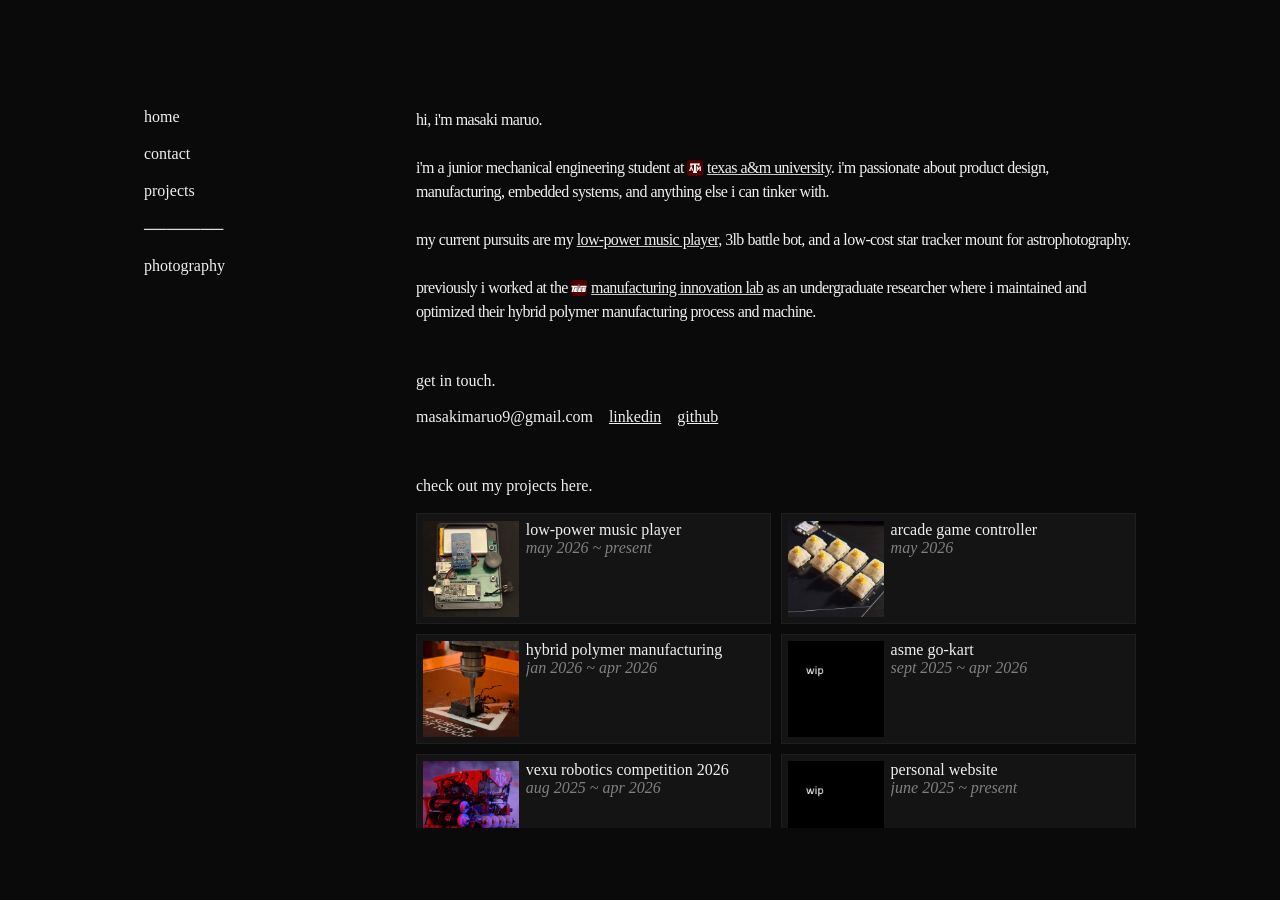
<file: index.html>
<!DOCTYPE html>
<html lang="en" class="scrollbar">

<head>
    <meta charset="UTF-8">
    <meta name="viewport" content="width=device-width, initial-scale=1.0">
    <title>Masaki Maruo</title>

    <link rel="stylesheet" href="/styles.css">
    
    
    <link rel="preconnect" href="https://fonts.googleapis.com">
    <link rel="preconnect" href="https://fonts.gstatic.com" crossorigin>
    <link href="https://fonts.googleapis.com/css2?family=Instrument+Serif:ital@0;1&family=Old+Standard+TT:ital,wght@0,400;0,700;1,400&display=swap" rel="stylesheet">

    <link rel="icon" type="image/png" href="/assets/favicon.png">
    <meta property="og:description" content="portfolio">
    <meta property="og:image" content="https://masakimaruo.com/assets/favicon.png">
</head>

<body>
    <div class="main-container">
        
        <div class="navbar">
            <ul>
                <li><a href="#home">home</a></li>
                <li><a href="#contact">contact</a></li>
                <li><a href="#projects">projects</a></li>
                
                <li class="navbarBreak"><span>───────</span><span>|</span></li>
                <li><a href="/projects/placeholder.html">photography</a></li>
            </ul>
        </div>

        <div class="photo-modal-container">
            <div class="photo-modal-item"></div>
            <button class="photo-modal-x"><p>x</p></button>
        </div>
        
        <div class="main scrollbar">
            
            <noscript>
                For full functionality of this site it is necessary to enable JavaScript.
                Here are the <a href="https://www.enablejavascript.io/" target="_blank">
                instructions how to enable JavaScript in your web browser</a>.
                <br><br><br>
            </noscript>

            <div id="home" name="home" class="spacer"></div>
        
            <div class="main-content">
                <p>hi, i'm masaki maruo.</p>
                <br>
            </div>

            <div class="main-content">
                <p>i'm a junior mechanical engineering student at <span class="no-wrap"><img class="inline-icon" src="/assets/icons/tamu.png"> <a href="https://www.tamu.edu/" target="_blank">texas a&m university</span></a>. i'm passionate about product design, manufacturing, embedded systems, and anything else i can tinker with.</p> 
                <br>
                <p>
                    my current pursuits are my <a href="/projects/mp3-ink.html">low-power music player</a>, 3lb battle bot, and a low-cost star tracker mount for astrophotography.
                </p>
                <br>
                <p>
                    previously i worked at the <span class="no-wrap"><img class="inline-icon" src="/assets/icons/tees.png"> <a href="https://tai.tamu.edu/" target="_blank">manufacturing innovation lab</span></a> as an undergraduate researcher where i maintained and optimized their hybrid polymer manufacturing process and machine.
                </p>
            </div>

            <div id="contact" name="contact" class="spacer"></div>
            <p>get in touch.</p>
            <br>
            <ul class="contact">
                <li>"kawasaki<span>subaru</span>ho<span>nda1</span>946"</li>
                <li><a href="https://www.linkedin.com/in/masakimaruo/" class="aUnderline" target="_blank">linkedin</a></li>
                <li><a href="https://github.com/mmasaki0/" class="aUnderline" target="_blank">github</a></li>
            </ul>
            
            <div id="projects" name="projects" class="spacer"></div>
            <p>check out my projects here.</p>
            <br>
            <div class="project-board">
                <a href="/projects/mp3-ink.html"><div class="project-tile">
                    <div class="project-tile-icon" style="background-image: url(/assets/projects/mp3-player/pcbcase.jpg);"></div>
                    <div class="project-tile-text">
                        <p>low-power music player</p>
                        <p>may 2026 ~ present</p>
                    </div>
                </div></a>

                <a href="/projects/leverless.html"><div class="project-tile">
                    <div class="project-tile-icon" style="background-image: url(/assets/projects/leverless/IMG_6571.jpg);"></div>
                    <div class="project-tile-text">
                        <p>arcade game controller</p>
                        <p>may 2026</p>
                    </div>
                </div></a>

                <a href="/projects/hybrid-mfg.html"><div class="project-tile">
                    <div class="project-tile-icon" style="background-image: url(/assets/projects/hybrid-mfg/machining.jpg);"></div>
                    <div class="project-tile-text">
                        <p>hybrid polymer manufacturing</p>
                        <p>jan 2026 ~ apr 2026</p>
                    </div>
                </div></a>

                <a href="/projects/placeholder.html"><div class="project-tile">
                    <div class="project-tile-icon" style="background-image: url(/assets/placeholder.png);"></div>
                    <div class="project-tile-text">
                        <p>asme go-kart</p>
                        <p>sept 2025 ~ apr 2026</p>
                    </div>
                </div></a>

                <a href="/projects/vexu.html"><div class="project-tile">
                    <div class="project-tile-icon" style="background-image: url(/assets/projects/vexu/thumbnail.png);"></div>
                    <div class="project-tile-text">
                        <p>vexu robotics competition 2026</p>
                        <p>aug 2025 ~ apr 2026</p>
                    </div>
                </div></a>

                <a href="/projects/placeholder.html"><div class="project-tile">
                    <div class="project-tile-icon" style="background-image: url(/assets/placeholder.png);"></div>
                    <div class="project-tile-text">
                        <p>personal website</p>
                        <p>june 2025 ~ present</p>
                    </div>
                </div></a>

                <a href="/projects/camera-grip.html"><div class="project-tile">
                    <div class="project-tile-icon" style="background-image: url(/assets/projects/camera-grip/fea.png);"></div>
                    <div class="project-tile-text">
                        <p>ergonomic camera grip</p>
                        <p>may 2025 ~ july 2025</p>
                    </div>
                </div></a>

                <a href="/projects/abs-asv.html"><div class="project-tile">
                    <div class="project-tile-icon" style="background-image: url(/assets/projects/abs-asv/thumbnail.jpg);"></div>
                    <div class="project-tile-text">
                        <p>abs autonomous surface vehicle competition</p>
                        <p>sep 2024 ~ apr 2025</p>
                    </div>
                </div></a>

                <a href="/projects/mass-fitness.html"><div class="project-tile">
                    <div class="project-tile-icon" style="background-image: url(/assets/projects/mass-fitness/delete-workout.png);"></div>
                    <div class="project-tile-text">
                        <p>mass fitness app</p>
                        <p>sep 2024 ~ apr 2025</p>
                    </div>
                </div></a>

                <a href="/projects/vex-2024.html"><div class="project-tile">
                    <div class="project-tile-icon" style="background-image: url(/assets/projects/vex-2024/thumbnail.jpg);"></div>
                    <div class="project-tile-text">
                        <p>vex robotics competition 2024</p>
                        <p>apr 2023 ~ apr 2024</p>
                    </div>
                </div></a>

                <a href="/projects/vex-2023.html"><div class="project-tile">
                    <div class="project-tile-icon" style="background-image: url(/assets/projects/vex-2023/thumbnail.jpg);"></div>
                    <div class="project-tile-text">
                        <p>vex robotics competition 2023</p>
                        <p>aug 2022 ~ apr 2023</p>
                    </div>
                </div></a>

            </div>

            <div class="spacer"></div>
            <footer>designed by masaki maruo · 2026</footer>
        </div>
        
    </div>
</body>
<script src="/scripts.js" defer></script>
</html>
</file>
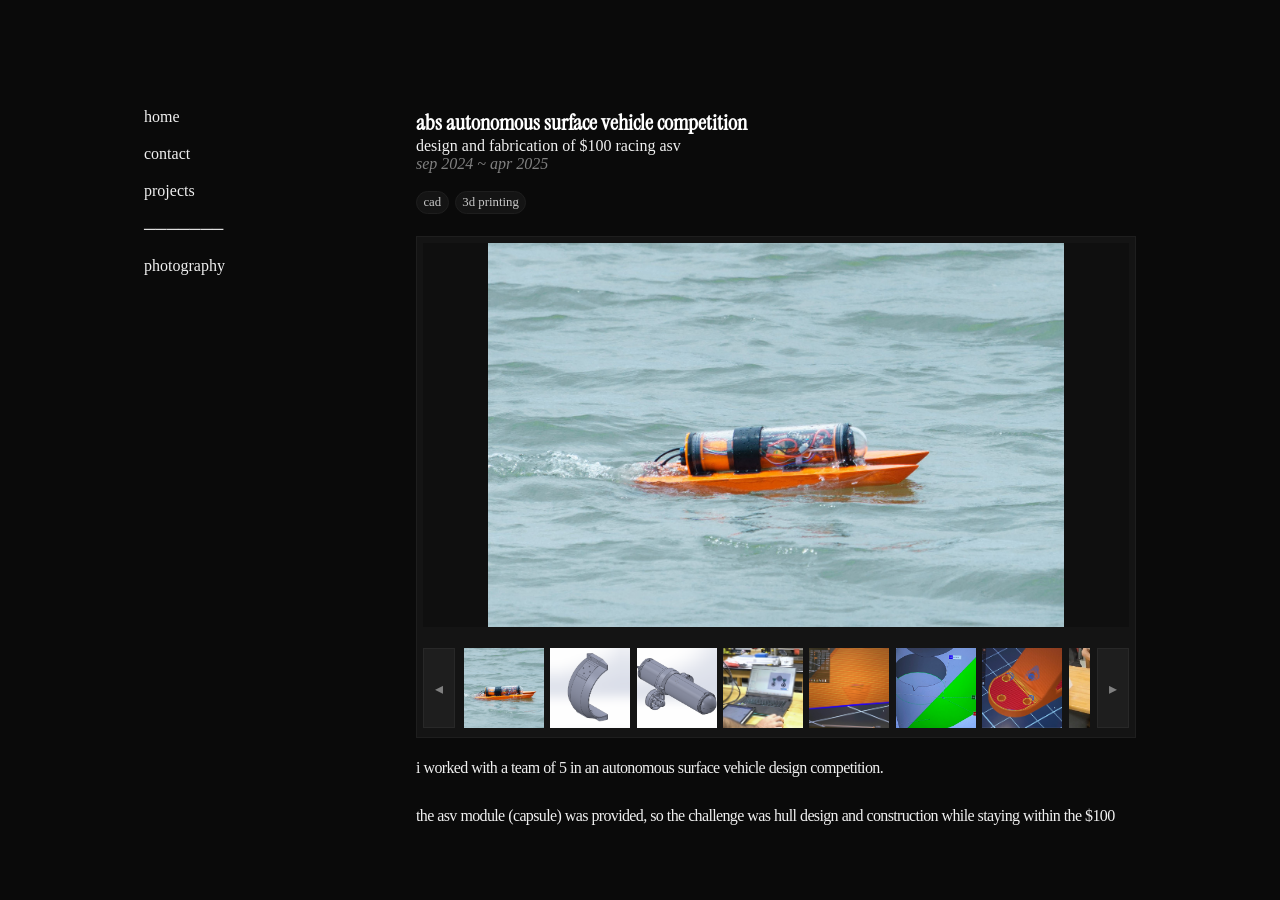
<file: projects/abs-asv.html>
<!DOCTYPE html>
<html lang="en" class="scrollbar">

<head>
    <meta charset="UTF-8">
    <meta name="viewport" content="width=device-width, initial-scale=1.0">
    <title>Masaki Maruo</title>

    <link rel="stylesheet" href="/styles.css">
    
    
    <link rel="preconnect" href="https://fonts.googleapis.com">
    <link rel="preconnect" href="https://fonts.gstatic.com" crossorigin>
    <link href="https://fonts.googleapis.com/css2?family=Instrument+Serif:ital@0;1&family=Old+Standard+TT:ital,wght@0,400;0,700;1,400&display=swap" rel="stylesheet">

    <link rel="icon" type="image/png" href="/assets/favicon.png">
</head>

<body>
    <div class="main-container">
        
        <div class="navbar">
            <ul>
                <li><a href="/index.html#home">home</a></li>
                <li><a href="/index.html#contact">contact</a></li>
                <li><a href="/index.html#projects">projects</a></li>
                
                <li class="navbarBreak"><span>───────</span><span>|</span></li>
                <li><a href="/projects/placeholder.html">photography</a></li>
            </ul>
        </div>

        <div class="photo-modal-container">
            <div class="photo-modal-item"></div>
            <button class="photo-modal-x"><p>x</p></button>
        </div>
        
        <div class="main scrollbar">
            <div id="home" name="home" class="spacer"></div>
            <noscript>
                For full functionality of this site it is necessary to enable JavaScript.
                Here are the <a href="https://www.enablejavascript.io/" target="_blank">
                instructions how to enable JavaScript in your web browser</a>.
                <br><br><br>
            </noscript>
            
            <h1>abs autonomous surface vehicle competition</h1>
            <p>design and fabrication of $100 racing asv</p>
            <p class="text-date">sep 2024 ~ apr 2025</p>
            <br>    
            <ul class="skills-tools">
                <li>cad</li>
                <li>3d printing</li>
            </ul>
            <br>

            <div class="gallery-container">
                <button class="gallery-main"></button>
                <video class="gallery-main" controls loop></video>
                <iframe class="gallery-main" allowfullscreen frameborder="0" preload="metadata" style="width: 100%; height: 100%;"></iframe>
                <div class="gallery-thumbs-container">
                    <button class="gallery-button gallery-left"><span>◂</span></button>
                    <div class="gallery-thumbs scrollbar"> 
                        <button data-type="img" style="background-image: url(/assets/projects/abs-asv/thumbnail.jpg)"></button>
                        <button data-type="img" style="background-image: url(/assets/projects/abs-asv/prototype.png)"></button>
                        <button data-type="img" style="background-image: url(/assets/projects/abs-asv/protoasm.png)"></button>
                        <button data-type="img" style="background-image: url(/assets/projects/abs-asv/meeting.jpg)"></button>
                        <button data-type="img" style="background-image: url(/assets/projects/abs-asv/wall.jpg)"></button>
                        <button data-type="img" style="background-image: url(/assets/projects/abs-asv/dz.png)"></button>
                        <button data-type="img" style="background-image: url(/assets/projects/abs-asv/mount.jpg)"></button>
                        <button data-type="img" style="background-image: url(/assets/projects/abs-asv/prints.jpg)"></button>
                        <button data-type="img" style="background-image: url(/assets/projects/abs-asv/buoyancy.jpg)"></button>
                        <button data-type="img" style="background-image: url(/assets/projects/abs-asv/ocen.jpg)"></button>
                    </div>
                    <button class="gallery-button gallery-right"><span>▸</span></button>
                </div>
            </div>
            <br>

            <div class="main-content">
                <p>
                    i worked with a team of 5 in an autonomous surface vehicle design competition.  
                </p>
                <br>

                <p>
                    the asv module (capsule) was provided, so the challenge was hull design and construction while staying within the $100 budget.
                </p>
                <br>

                <p>
                    i prototyped some designs in solidworks, but they later got scrapped as the printing fee for the challenge was adjusted and allowed for more material usage.
                </p>
                <br>

                <p>
                    i leveraged my experience in manufacturing to verify the team's final hull design and recommend changes for 3d printability. this included fixing nearly non-manifold geometry (hole in the hull), adjusting mounts for ease of assembly, and optimizing print orientation. this prevented around 8 hours of failed print time. 
                </p>
                <br>

                <p>
                    i also researched low cost sealants, wrote bits of the design proposal, documented our developments through photo/video, and helped with post-processing, painting, and assembly.
                </p>
                <br>

                <p>
                    our team tied for first place in the vessel maneuverability category and won first place for video production of design progress. 
                </p>
                <br>

                <p>
                    <a href="https://news.galveston.tamu.edu/2025/05/14/aggies-excel-at-abs-smart-robotic-competition" target="_blank">tamu news (tamu.edu)</a>
                </p>
                <br>
            </div>

            <div class="spacer"></div>

            <footer>designed by masaki maruo · 2026</footer>
        </div>
        
    </div>
</body>
<script src="/scripts.js" defer></script>
</html>
</file>
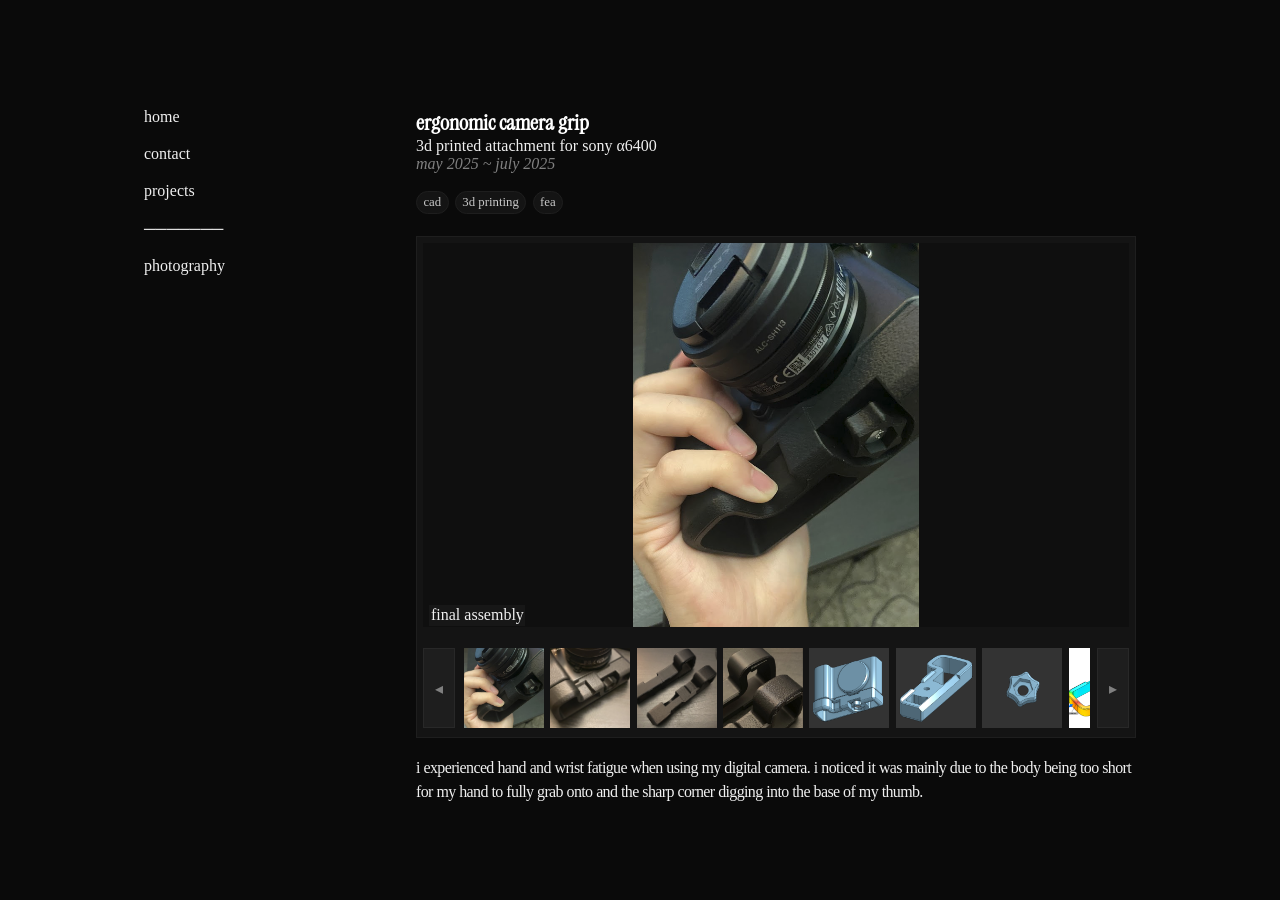
<file: projects/camera-grip.html>
<!DOCTYPE html>
<html lang="en" class="scrollbar">

<head>
    <meta charset="UTF-8">
    <meta name="viewport" content="width=device-width, initial-scale=1.0">
    <title>Masaki Maruo</title>

    <link rel="stylesheet" href="/styles.css">
    
    
    <link rel="preconnect" href="https://fonts.googleapis.com">
    <link rel="preconnect" href="https://fonts.gstatic.com" crossorigin>
    <link href="https://fonts.googleapis.com/css2?family=Instrument+Serif:ital@0;1&family=Old+Standard+TT:ital,wght@0,400;0,700;1,400&display=swap" rel="stylesheet">

    <link rel="icon" type="image/png" href="/assets/favicon.png">
</head>

<body>
    <div class="main-container">
        
        <div class="navbar">
            <ul>
                <li><a href="/index.html#home">home</a></li>
                <li><a href="/index.html#contact">contact</a></li>
                <li><a href="/index.html#projects">projects</a></li>
                
                <li class="navbarBreak"><span>───────</span><span>|</span></li>
                <li><a href="/projects/placeholder.html">photography</a></li>
            </ul>
        </div>

        <div class="photo-modal-container">
            <div class="photo-modal-item"></div>
            <button class="photo-modal-x"><p>x</p></button>
        </div>
        
        <div class="main">
            <div id="home" name="home" class="spacer"></div>
            <noscript>
                For full functionality of this site it is necessary to enable JavaScript.
                Here are the <a href="https://www.enablejavascript.io/" target="_blank">
                instructions how to enable JavaScript in your web browser</a>.
                <br><br><br>
            </noscript>

            <h1>ergonomic camera grip</h1>
            <p>3d printed attachment for sony α6400</p>
            <p class="text-date">may 2025 ~ july 2025</p>
            <br>    
            <ul class="skills-tools">
                <li>cad</li>
                <li>3d printing</li>
                <li>fea</li>
            </ul>
            <br>
            
            <div class="gallery-container">
                <button class="gallery-main"><p class="gallery-caption"></p></button>
                <video class="gallery-main" controls loop></video>
                <iframe class="gallery-main" allowfullscreen frameborder="0" preload="metadata" style="width: 100%; height: 100%;"></iframe>
                <div class="gallery-thumbs-container">
                    <button class="gallery-button gallery-left"><span>◂</span></button>
                    <div class="gallery-thumbs scrollbar">
                        <button data-type="img" data-caption="final assembly" style="background-image: url(/assets/projects/camera-grip/gripping.png)"></button>
                        <button data-type="img" style="background-image: url(/assets/projects/camera-grip/on-cam.png)"></button>
                        <button data-type="img" style="background-image: url(/assets/projects/camera-grip/iterations.png)"></button>
                        <button data-type="img" style="background-image: url(/assets/projects/camera-grip/fuzzy-skin.png)"></button>
                        <button data-type="img" style="background-image: url(/assets/projects/camera-grip/assembly.png)"></button>
                        <button data-type="img" style="background-image: url(/assets/projects/camera-grip/part.png)"></button>
                        <button data-type="img" style="background-image: url(/assets/projects/camera-grip/knob.png)"></button>
                        <button data-type="img" style="background-image: url(/assets/projects/camera-grip/fea.png)"></button>
                        <button data-type="img" style="background-image: url(/assets/projects/camera-grip/slicer.png)"></button>
                        
                        <!-- <button data-type="vid" data-src="/assets/projects/leverless/IMG_6570.MOV" style="background-image: url(/assets/projects/leverless/IMG_6570.png)"><div class="gallery-overlay-vid"></div></div> -->
                        <!-- <button data-type="yt" data-src="0m5Av8Da2x4" style="background-image: url(https://i.ytimg.com/vi_webp/0m5Av8Da2x4/maxresdefault.webp)"><div class="gallery-overlay-vid"></div></div> -->
                        <!-- <button data-type="gif" data-src="url(/assets/projects/mass-fitness/tabs.gif)" style="background-image: url(/assets/projects/mass-fitness/tabs.png);"></div> -->
                    </div>
                    <button class="gallery-button gallery-right"><span>▸</span></button>
                </div>
            </div>
            <br>

            <div class="main-content">
                <p>
                    i experienced hand and wrist fatigue when using my digital camera. i noticed it was mainly due to the body being too short for my hand to fully grab onto and the sharp corner digging into the base of my thumb.
                </p>
                <br>

                <p>
                    i designed a 3d printed attachment to my camera using the screw mount on the bottom of the camera. the design focused on large fillets to create smooth corners and a hollow inside to reduce material usage.
                </p>
                <br>

                <p>
                    this was the first project i designed in onshape. i used a ruler and calipers to measure the base of the camera along with a photo reference and created a representation of it in cad. to match the contour of the camera better, i 3d printed 1mm thick test prints to overlay with the camera and iterated on it a few times.
                </p>
                <br>

                <p>
                    i also ran static stress analysis to ensure the deflection was not significant when gripped tightly while keeping the walls thin to reduce material usage. although 3d printed behavior deviates from this because of discrete layers and internal infill, i used this as a reference point and validated results through physical testing.
                </p>
                <br>

                <p>
                    i manufactured the first iteration before going on a four week trip to japan. i used the camera nearly every day and identified multiple problems with the design. one was the lack of a knob to easily take the attachment off. another was the top of the grip being flat which allowed it to rotate and unalign with the camera if pushed hard enough. there were some other minor issues like not having enough pinky room.
                </p>
                <br>

                <p>
                    i worked on the second iteration after coming back from the trip. i added small lips on the front to prevent it from twisting away, cut out some more pinky room, added a knob and nylon washer, and added fuzzy skin on the outer surfaces to add texture.
                </p>
                <br>

                <p>
                    through this i greatly increased the usability of my camera and now rarely have fatigue issues. if i were to revisit this project, i would change all the fillets to be curvature (g2) continuous for better aesthetics, and see if i could make the battery more accessible.
                </p>
                <br>

                <p>hardware:</p>
                <ul>
                    <li>1/4"-20 x 1/2" Hex Bolt</li>
                    <li>1/4" Nylon Washer</li>
                </ul>
                <br>

            </div>
            <div class="spacer"></div>
            <footer>designed by masaki maruo · 2026</footer>
        </div>
        
    </div>
</body>
<script src="/scripts.js" defer></script>
</html>
</file>
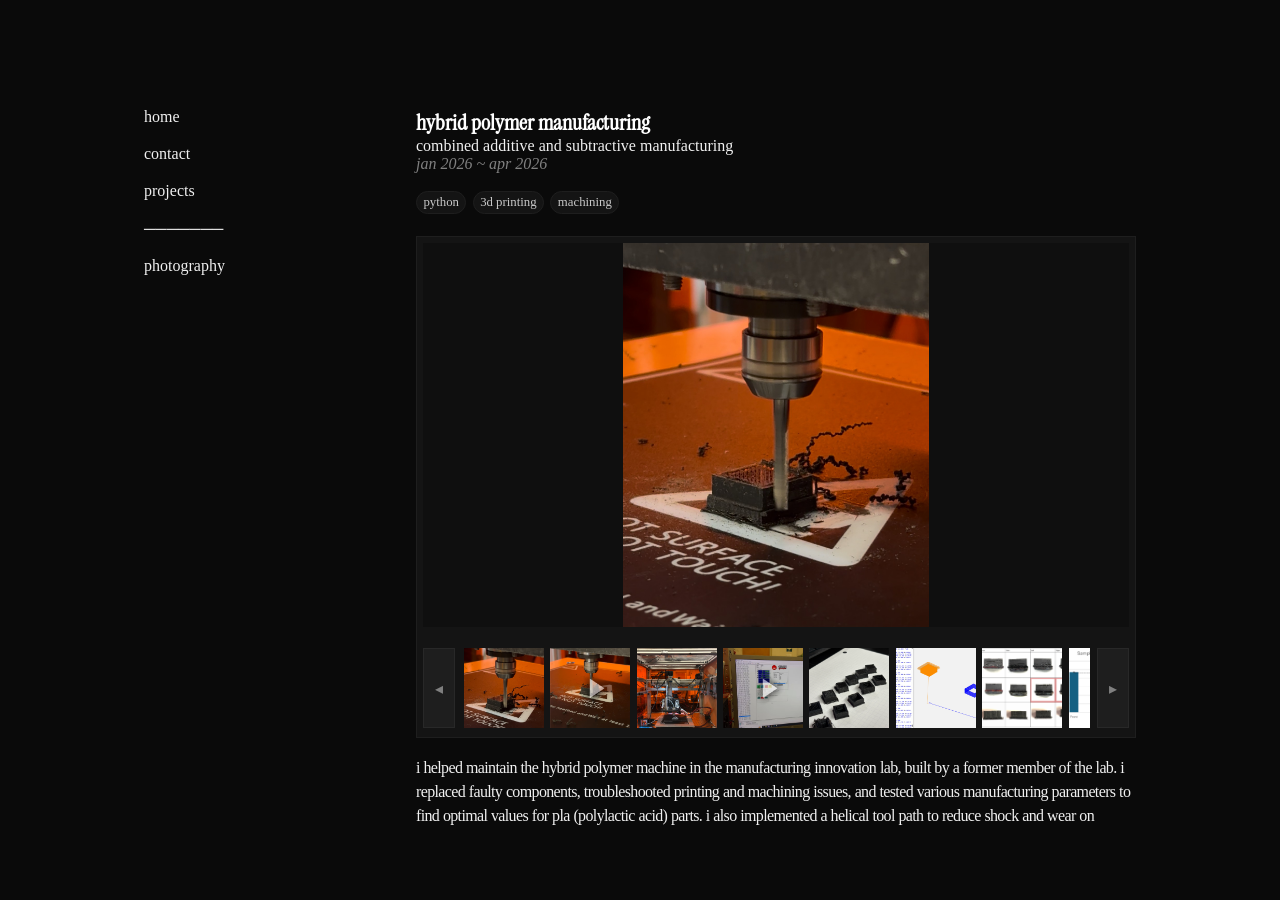
<file: projects/hybrid-mfg.html>
<!DOCTYPE html>
<html lang="en" class="scrollbar">

<head>
    <meta charset="UTF-8">
    <meta name="viewport" content="width=device-width, initial-scale=1.0">
    <title>Masaki Maruo</title>

    <link rel="stylesheet" href="/styles.css">
    
    
    <link rel="preconnect" href="https://fonts.googleapis.com">
    <link rel="preconnect" href="https://fonts.gstatic.com" crossorigin>
    <link href="https://fonts.googleapis.com/css2?family=Instrument+Serif:ital@0;1&family=Old+Standard+TT:ital,wght@0,400;0,700;1,400&display=swap" rel="stylesheet">

    <link rel="icon" type="image/png" href="/assets/favicon.png">
</head>

<body>
    <div class="main-container">
        
        <div class="navbar">
            <ul>
                <li><a href="/index.html#home">home</a></li>
                <li><a href="/index.html#contact">contact</a></li>
                <li><a href="/index.html#projects">projects</a></li>
                
                <li class="navbarBreak"><span>───────</span><span>|</span></li>
                <li><a href="/projects/placeholder.html">photography</a></li>
            </ul>
        </div>

        <div class="photo-modal-container">
            <div class="photo-modal-item"></div>
            <button class="photo-modal-x"><p>x</p></button>
        </div>
        
        <div class="main scrollbar">
            <div id="home" name="home" class="spacer"></div>
            <noscript>
                For full functionality of this site it is necessary to enable JavaScript.
                Here are the <a href="https://www.enablejavascript.io/" target="_blank">
                instructions how to enable JavaScript in your web browser</a>.
                <br><br><br>
            </noscript>
            
            <h1>hybrid polymer manufacturing</h1>
            <p>combined additive and subtractive manufacturing</p>
            <p class="text-date">jan 2026 ~ apr 2026</p>
            
            <br>    
            <ul class="skills-tools">
                <li>python</li>
                <li>3d printing</li>
                <li>machining</li>
            </ul>
            <br>

            <div class="gallery-container">
                <button class="gallery-main"></button>
                <video class="gallery-main" controls loop></video>
                <iframe class="gallery-main" allowfullscreen frameborder="0" preload="metadata" style="width: 100%; height: 100%;"></iframe>
                <div class="gallery-thumbs-container">
                    <button class="gallery-button gallery-left"><span>◂</span></button>
                    <div class="gallery-thumbs scrollbar">                  
                        <button data-type="img" style="background-image: url(/assets/projects/hybrid-mfg/machining.jpg)"></button>  
                        <button data-type="vid" data-src="/assets/projects/hybrid-mfg/machining.mov" style="background-image: url(/assets/projects/hybrid-mfg/machiningvid.png)"><div class="gallery-overlay-vid"></div></button>
                        <button data-type="img" style="background-image: url(/assets/projects/hybrid-mfg/machine.jpg)"></button>
                    <button data-type="vid" data-src="/assets/projects/hybrid-mfg/motion.MOV" style="background-image: url(/assets/projects/hybrid-mfg/motion.png)"><div class="gallery-overlay-vid"></div></button>  
                        <button data-type="img" style="background-image: url(/assets/projects/hybrid-mfg/squares.jpg)"></button>
                        <button data-type="img" style="background-image: url(/assets/projects/hybrid-mfg/gcode.png)"></button>
                        <button data-type="img" style="background-image: url(/assets/projects/hybrid-mfg/tests.png)"></button>
                        <button data-type="img" style="background-image: url(/assets/projects/hybrid-mfg/wallthickness.png)"></button>

                    </div>
                    <button class="gallery-button gallery-right"><span>▸</span></button>
                </div>
            </div>
            <br>
            
            <div class="main-content">

                <p>
                    i helped maintain the hybrid polymer machine in the manufacturing innovation lab, built by a former member of the lab. i replaced faulty components, troubleshooted printing and machining issues, and tested various manufacturing parameters to find optimal values for pla (polylactic acid) parts. i also implemented a helical tool path to reduce shock and wear on tooling.
                </p>
                <br>

                <p>
                    i ran calibration tests with calipers to ensure equal tool engagement on all sides and measured surface roughness (ra) with a profilometer. 
                </p>
                <br>

                <p>
                    throughout my time working on this machine and process, i also wrote a python script to parse slicer generated gcode and automate the gcode manipulation required for the machine, reducing processing time down from a few minutes to a few seconds.
                </p>
                <br>

                <p><a target="_blank" href="https://github.com/mmasaki0/hybridGcode">automation script (github)</a></p>
                <br>
            </div>
            
            <div class="spacer"></div>
            <footer>designed by masaki maruo · 2026</footer>
        </div>
        
    </div>
</body>
<script src="/scripts.js" defer></script>
</html>
</file>
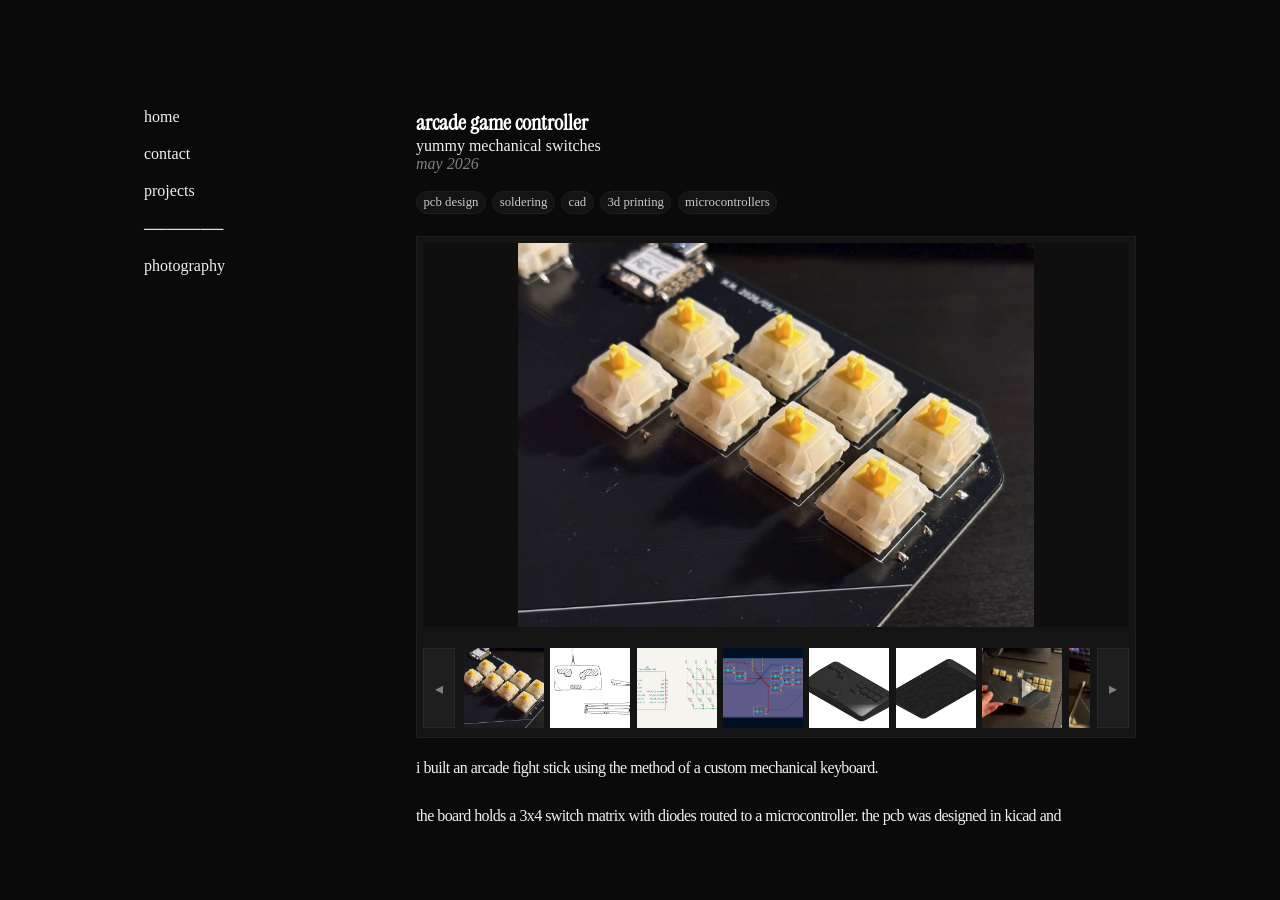
<file: projects/leverless.html>
<!DOCTYPE html>
<html lang="en" class="scrollbar">

<head>
    <meta charset="UTF-8">
    <meta name="viewport" content="width=device-width, initial-scale=1.0">
    <title>Masaki Maruo</title>

    <link rel="stylesheet" href="/styles.css">
    
    
    <link rel="preconnect" href="https://fonts.googleapis.com">
    <link rel="preconnect" href="https://fonts.gstatic.com" crossorigin>
    <link href="https://fonts.googleapis.com/css2?family=Instrument+Serif:ital@0;1&family=Old+Standard+TT:ital,wght@0,400;0,700;1,400&display=swap" rel="stylesheet">

    <link rel="icon" type="image/png" href="/assets/favicon.png">
</head>

<body>
    <div class="main-container">
        
        <div class="navbar">
            <ul>
                <li><a href="/index.html#home">home</a></li>
                <li><a href="/index.html#contact">contact</a></li>
                <li><a href="/index.html#projects">projects</a></li>
                
                <li class="navbarBreak"><span>───────</span><span>|</span></li>
                <li><a href="/projects/placeholder.html">photography</a></li>
            </ul>
        </div>

        <div class="photo-modal-container">
            <div class="photo-modal-item"></div>
            <button class="photo-modal-x"><p>x</p></button>
        </div>
        
        <div class="main scrollbar">
            <div id="home" name="home" class="spacer"></div>
            <noscript>
                For full functionality of this site it is necessary to enable JavaScript.
                Here are the <a href="https://www.enablejavascript.io/" target="_blank">
                instructions how to enable JavaScript in your web browser</a>.
                <br><br><br>
            </noscript>
            
            <h1>arcade game controller</h1>
            <p>yummy mechanical switches</p>
            <p class="text-date">may 2026</p>
            <br>    
            <ul class="skills-tools">
                <li>pcb design</li>
                <li>soldering</li>
                <li>cad</li>
                <li>3d printing</li>
                <li>microcontrollers</li>
            </ul>
            <br>
            <!-- <ul>
                <li>designed custom pcb with 3x4 switch matrix in kicad</li>
                <li>soldered diodes, switches, and microcontroller; confirmed continuity with multimeter</li>
                <li>fabricated 3d printed keycaps; applied tolerancing and dfm principles to ensure proper fit and part strength</li>
            </ul>

            <br> -->

            <div class="gallery-container">
                <button class="gallery-main"></button>
                <video class="gallery-main" controls loop></video>
                <iframe class="gallery-main" allowfullscreen frameborder="0" preload="metadata" style="width: 100%; height: 100%;"></iframe>
                <div class="gallery-thumbs-container">
                    <button class="gallery-button gallery-left"><span>◂</span></button>
                    <div class="gallery-thumbs scrollbar">
                        <button data-type="img" style="background-image: url(/assets/projects/leverless/IMG_6571.jpg)"></button>
                        <button data-type="img" style="background-image: url(/assets/projects/leverless/sketch.png)"></button>
                        <button data-type="img" style="background-image: url(/assets/projects/leverless/schematic.png)"></button>
                        <button data-type="img" style="background-image: url(/assets/projects/leverless/pcb.png)"></button>
                        <button data-type="img" style="background-image: url(/assets/projects/leverless/assembly1.png)"></button>
                        <button data-type="img" style="background-image: url(/assets/projects/leverless/assembly2.png)"></button>
                        <button data-type="vid" data-src="/assets/projects/leverless/IMG_6570.MOV" style="background-image: url(/assets/projects/leverless/IMG_6570.png)"><div class="gallery-overlay-vid"></div></button>
                        <button data-type="vid" data-src="/assets/projects/leverless/IMG_6579.MOV" style="background-image: url(/assets/projects/leverless/IMG_6579.png)"><div class="gallery-overlay-vid"></div></button>
                        <button data-type="img" style="background-image: url(/assets/projects/leverless/IMG_6517.jpg)"></button>
                        <button data-type="img" style="background-image: url(/assets/projects/leverless/exploded.png)"></button>
                        <button data-type="img" style="background-image: url(/assets/projects/leverless/casebottom.png)"></button>
                        <button data-type="img" style="background-image: url(/assets/projects/leverless/casetop.png)"></button>
                        <button data-type="img" style="background-image: url(/assets/projects/leverless/keycap1.png)"></button>
                    </div>
                    <button class="gallery-button gallery-right"><span>▸</span></button>
                </div>
            </div>

            <br>

            <div class="main-content">
                <p>
                    i built an arcade fight stick using the method of a custom mechanical keyboard. 
                </p>
                <br>

                <p>
                    the board holds a 3x4 switch matrix with diodes routed to a microcontroller. the pcb was designed in kicad and manufactured by jlcpcb. the case and keycaps were designed in onshape. keycaps were printed at an angle to strengthen the center stems. the microcontroller was programmed with qmk firmware and connects to devices through usb-c.
                </p>
                <br>

                <p>
                    i like how the case design turned out but i'm exploring alternative designs that use less material.
                </p>
                <br>

                <p>
                    also they ended development for 2xko :(
                </p>

                <br>

                <p>specs:</p>
                <ul>
                    <li>seeed studio xiao rp2040</li>
                    <li>gateron milky yellow switches</li>
                </ul>
                <br>
            </div>

            <div class="spacer"></div>
            <footer>designed by masaki maruo · 2026</footer>
        </div>
        
    </div>
</body>
<script src="/scripts.js" defer></script>
</html>
</file>
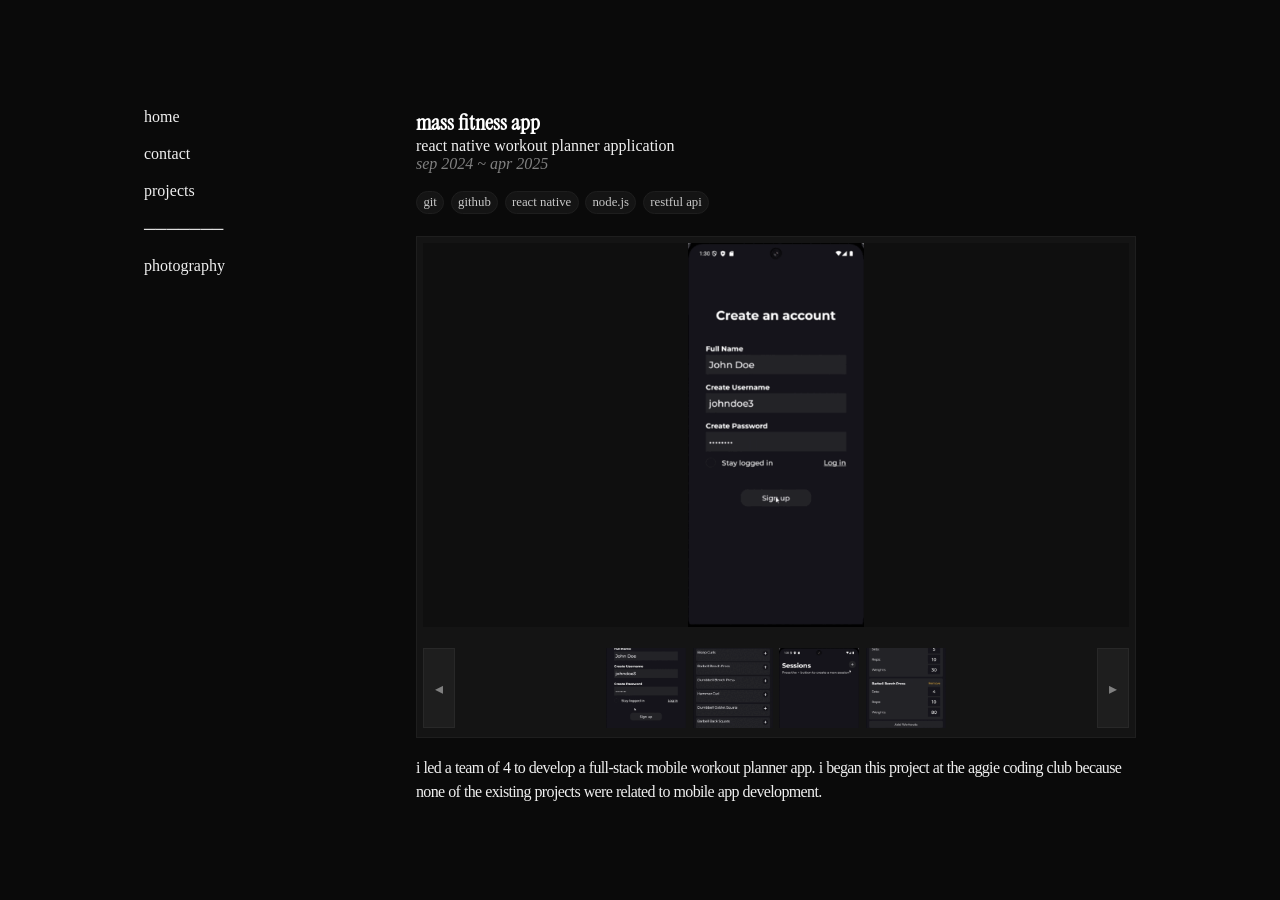
<file: projects/mass-fitness.html>
<!DOCTYPE html>
<html lang="en" class="scrollbar">

<head>
    <meta charset="UTF-8">
    <meta name="viewport" content="width=device-width, initial-scale=1.0">
    <title>Masaki Maruo</title>

    <link rel="stylesheet" href="/styles.css">
    
    
    <link rel="preconnect" href="https://fonts.googleapis.com">
    <link rel="preconnect" href="https://fonts.gstatic.com" crossorigin>
    <link href="https://fonts.googleapis.com/css2?family=Instrument+Serif:ital@0;1&family=Old+Standard+TT:ital,wght@0,400;0,700;1,400&display=swap" rel="stylesheet">

    <link rel="icon" type="image/png" href="/assets/favicon.png">
</head>

<body>
    <div class="main-container">
        
        <div class="navbar">
            <ul>
                <li><a href="/index.html#home">home</a></li>
                <li><a href="/index.html#contact">contact</a></li>
                <li><a href="/index.html#projects">projects</a></li>
                
                <li class="navbarBreak"><span>───────</span><span>|</span></li>
                <li><a href="/projects/placeholder.html">photography</a></li>
            </ul>
        </div>

        <div class="photo-modal-container">
            <div class="photo-modal-item"></div>
            <button class="photo-modal-x"><p>x</p></button>
        </div>
        
        <div class="main scrollbar">
            <div id="home" name="home" class="spacer"></div>
            <noscript>
                For full functionality of this site it is necessary to enable JavaScript.
                Here are the <a href="https://www.enablejavascript.io/" target="_blank">
                instructions how to enable JavaScript in your web browser</a>.
                <br><br><br>
            </noscript>
            
            <h1>mass fitness app</h1>
            <p>react native workout planner application</p>
            <p class="text-date">sep 2024 ~ apr 2025</p>
            <br>    
            <ul class="skills-tools">
                <li>git</li>
                <li>github</li>
                <li>react native</li>
                <li>node.js</li>
                <li>restful api</li>
            </ul>
            <br>

            <!-- <ul>
                <li>led team of 4 to develop full-stack mobile workout planner application</li>
                <li>designed multi-screen interface and navigtion with react native</li>
                <li>integrated frontend with backend for user authentication and workout database</li>
            </ul>
            <br> -->

            <div class="gallery-container">
                <button class="gallery-main"></button>
                <video class="gallery-main" controls loop></video>
                <iframe class="gallery-main" allowfullscreen frameborder="0" preload="metadata" style="width: 100%; height: 100%;"></iframe>
                <div class="gallery-thumbs-container">
                    <button class="gallery-button gallery-left"><span>◂</span></button>
                    <div class="gallery-thumbs scrollbar">                    
                        <button data-type="gif" data-src="url(/assets/projects/mass-fitness/tabs.gif)" style="background-image: url(/assets/projects/mass-fitness/tabs.png);"></button>
                        <button data-type="gif" data-src="url(/assets/projects/mass-fitness/muscle.gif)" style="background-image: url(/assets/projects/mass-fitness/muscle.png);"></button>
                        <button data-type="gif" data-src="url(/assets/projects/mass-fitness/new-session.gif)" style="background-image: url(/assets/projects/mass-fitness/new-session.png);"></button>
                        <button data-type="gif" data-src="url(/assets/projects/mass-fitness/delete-workout.gif)" style="background-image: url(/assets/projects/mass-fitness/delete-workout.png);"></button>
                    </div>
                    <button class="gallery-button gallery-right"><span>▸</span></button>
                </div>
            </div>
            <br>

            <div class="main-content">

                <p>
                    i led a team of 4 to develop a full-stack mobile workout planner app. i began this project at the aggie coding club because none of the existing projects were related to mobile app development.
                </p>
                <br>

                <p>
                    i worked as the project manager to ensure our team met deadlines for deployables and the final product. i also led the frontend development and integrated it with the backend for user authentication and workouts data.
                </p>
                <br>

                <p><a target="_blank" href="https://github.com/SeaAggieCodingClub/Mobile_App_Masaki">source code (github)</a></p>
                <br>

            </div>
            
            <div class="spacer"></div>
            <footer>designed by masaki maruo · 2026</footer>
        </div>
        
    </div>
</body>
<script src="/scripts.js" defer></script>
</html>
</file>
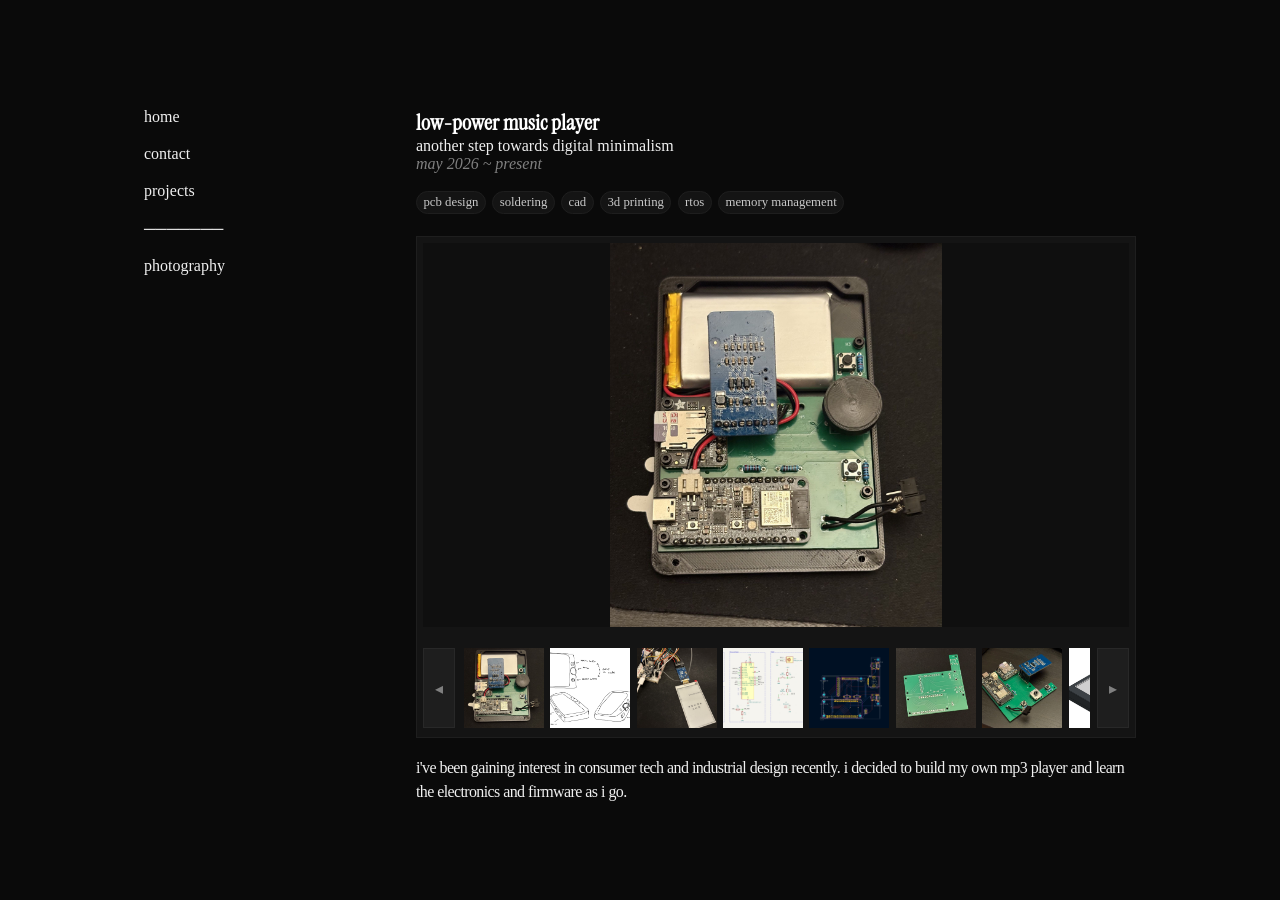
<file: projects/mp3-ink.html>
<!DOCTYPE html>
<html lang="en" class="scrollbar">

<head>
    <meta charset="UTF-8">
    <meta name="viewport" content="width=device-width, initial-scale=1.0">
    <title>Masaki Maruo</title>

    <link rel="stylesheet" href="/styles.css">
    
    
    <link rel="preconnect" href="https://fonts.googleapis.com">
    <link rel="preconnect" href="https://fonts.gstatic.com" crossorigin>
    <link href="https://fonts.googleapis.com/css2?family=Instrument+Serif:ital@0;1&family=Old+Standard+TT:ital,wght@0,400;0,700;1,400&display=swap" rel="stylesheet">

    <link rel="icon" type="image/png" href="/assets/favicon.png">
</head>

<body>
    <div class="main-container">
        
        <div class="navbar">
            <ul>
                <li><a href="/index.html#home">home</a></li>
                <li><a href="/index.html#contact">contact</a></li>
                <li><a href="/index.html#projects">projects</a></li>
                
                <li class="navbarBreak"><span>───────</span><span>|</span></li>
                <li><a href="/projects/placeholder.html">photography</a></li>
            </ul>
        </div>

        <div class="photo-modal-container">
            <div class="photo-modal-item"></div>
            <button class="photo-modal-x"><p>x</p></button>
        </div>
        
        <div class="main scrollbar">
            <div id="home" name="home" class="spacer"></div>
            <noscript>
                For full functionality of this site it is necessary to enable JavaScript.
                Here are the <a href="https://www.enablejavascript.io/" target="_blank">
                instructions how to enable JavaScript in your web browser</a>.
                <br><br><br>
            </noscript>
            
            <h1>low-power music player</h1>
            <p>another step towards digital minimalism</p>
            <p class="text-date">may 2026 ~ present</p>
            
            <br>    
            <ul class="skills-tools">
                <li>pcb design</li>
                <li>soldering</li>
                <li>cad</li>
                <li>3d printing</li>
                <li>rtos</li>
                <li>memory management</li>
            </ul>
            <br>

            <div class="gallery-container">
                <button class="gallery-main"></button>
                <video class="gallery-main" controls loop></video>
                <iframe class="gallery-main" allowfullscreen frameborder="0" preload="metadata" style="width: 100%; height: 100%;"></iframe>
                <div class="gallery-thumbs-container">
                    <button class="gallery-button gallery-left"><span>◂</span></button>
                    <div class="gallery-thumbs scrollbar">                    
                        <button data-type="img" style="background-image: url(/assets/projects/mp3-player/pcbcase.jpg)"></button>
                        <button data-type="img" style="background-image: url(/assets/projects/mp3-player/sketch.png)"></button>
                        <button data-type="img" style="background-image: url(/assets/projects/mp3-player/epaper.jpg)"></button>
                        <button data-type="img" style="background-image: url(/assets/projects/mp3-player/schematic.png)"></button>
                        <button data-type="img" style="background-image: url(/assets/projects/mp3-player/pcb.png)"></button>
                        <button data-type="img" style="background-image: url(/assets/projects/mp3-player/pcbbare.jpg)"></button>
                        <button data-type="img" style="background-image: url(/assets/projects/mp3-player/pcbsoldered.jpg)"></button>
                        <button data-type="img" style="background-image: url(/assets/projects/mp3-player/assembly.png)"></button>
                        <button data-type="img" style="background-image: url(/assets/projects/mp3-player/casebottom.png)"></button>
                        <button data-type="img" style="background-image: url(/assets/projects/mp3-player/casetop.png)"></button>
                    </div>
                    <button class="gallery-button gallery-right"><span>▸</span></button>
                </div>
            </div>
            <br>
            
            <div class="main-content">

                <p>
                    i've been gaining interest in consumer tech and industrial design recently. i decided to build my own mp3 player and learn the electronics and firmware as i go. 
                </p>
                <br>

                <p>
                    the pcb was designed in kicad and manufactured by jlcpcb. the enclosure was designed in onshape and 3d printed. i liked the idea of having a knob on the side but wanted it to be usable for both right and left handed users, so the main user inputs and display are rotationally symmetric.
                </p>
                <br>

                <p>
                    a simplification i made was to make the playback bluetooth only. i always use my airpods on the go and love its convenience. using breakout boards also greatly simplified this project, but i hope to learn how to design my boards from scratch in the future.
                </p>
                <br>

                <p>
                    specs:
                </p>
                <ul>
                    <li>adafruit feather v2 (esp32)</li>
                    <li>adafruit microsd reader breakout</li>
                    <li>2000mah lipo battery</li>
                    <li>3.7in epaper display (GDEY037T03)</li>
                    <li>despi-c02 display driver board</li>
                    <li>ec12e rotary encoder</li>
                    <li>b3f-1020 tactile switch</li>
                    <li>ec1218 slide switch</li>
                </ul>
                <br>

                <p><a target="_blank" href="https://github.com/mmasaki0/epaper-mp3">firmware (github)</a></p>
                <br>
            </div>
            
            <div class="spacer"></div>
            <footer>designed by masaki maruo · 2026</footer>
        </div>
        
    </div>
</body>
<script src="/scripts.js" defer></script>
</html>
</file>
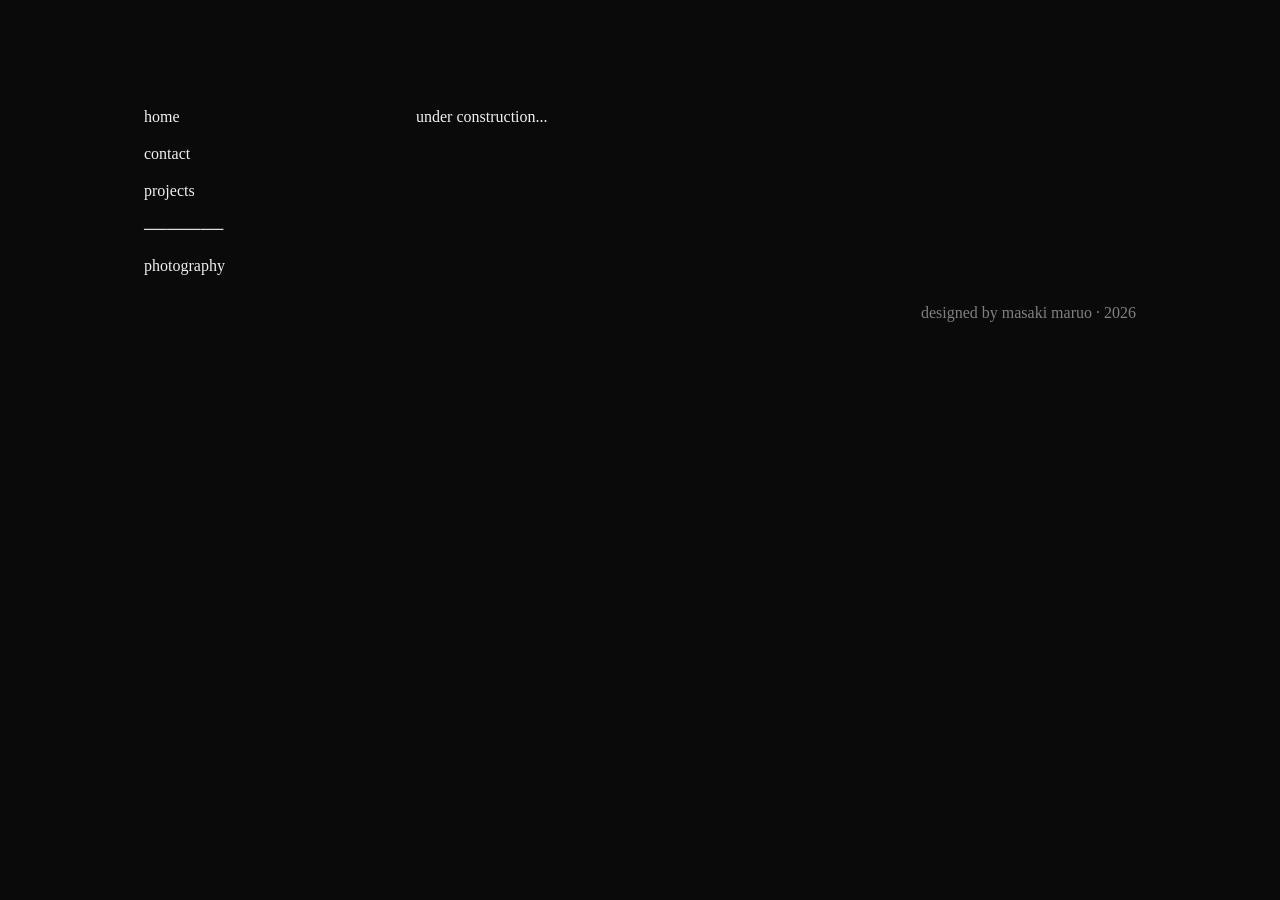
<file: projects/placeholder.html>
<!DOCTYPE html>
<html lang="en" class="scrollbar">

<head>
    <meta charset="UTF-8">
    <meta name="viewport" content="width=device-width, initial-scale=1.0">
    <title>Masaki Maruo</title>

    <link rel="stylesheet" href="/styles.css">
    
    
    <link rel="preconnect" href="https://fonts.googleapis.com">
    <link rel="preconnect" href="https://fonts.gstatic.com" crossorigin>
    <link href="https://fonts.googleapis.com/css2?family=Instrument+Serif:ital@0;1&family=Old+Standard+TT:ital,wght@0,400;0,700;1,400&display=swap" rel="stylesheet">

    <link rel="icon" type="image/png" href="/assets/favicon.png">
</head>

<body>
    <div class="main-container">
        
        <div class="navbar">
            <ul>
                <li><a href="/index.html#home">home</a></li>
                <li><a href="/index.html#contact">contact</a></li>
                <li><a href="/index.html#projects">projects</a></li>
                
                <li class="navbarBreak"><span>───────</span><span>|</span></li>
                <li><a href="/projects/placeholder.html">photography</a></li>
            </ul>
        </div>

        <div class="photo-modal-container">
            <div class="photo-modal-item"></div>
            <button class="photo-modal-x"><p>x</p></button>
        </div>
        
        <div class="main">
            <div id="home" name="home" class="spacer"></div>
            <noscript>
                For full functionality of this site it is necessary to enable JavaScript.
                Here are the <a href="https://www.enablejavascript.io/" target="_blank">
                instructions how to enable JavaScript in your web browser</a>.
                <br><br><br>
            </noscript>
            
            <p>under construction...</p>
            <br>
            
            <div class="spacer"></div>
            <footer>designed by masaki maruo · 2026</footer>
        </div>
        
    </div>
</body>
<script src="/scripts.js" defer></script>
</html>
</file>
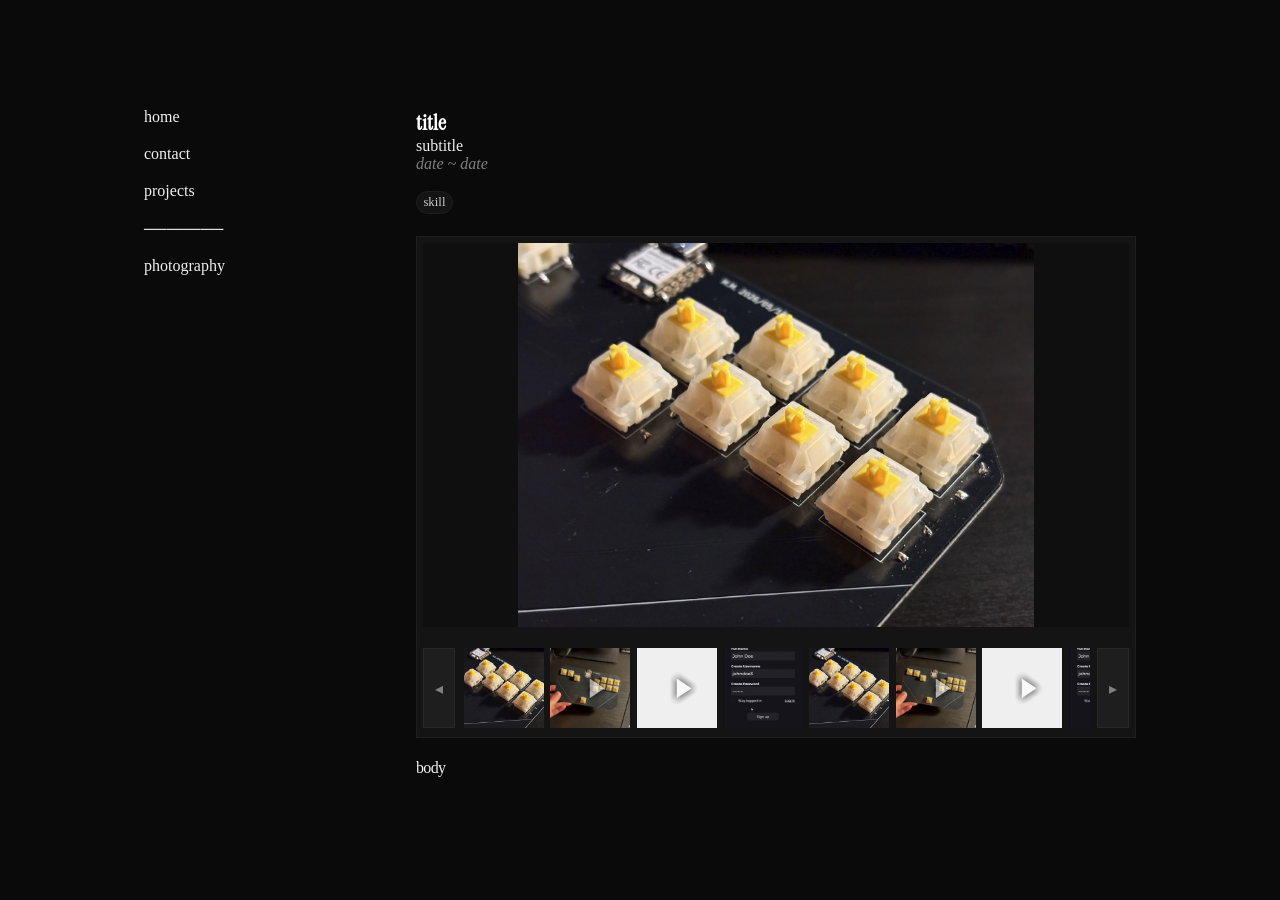
<file: projects/template.html>
<!DOCTYPE html>
<html lang="en" class="scrollbar">

<head>
    <meta charset="UTF-8">
    <meta name="viewport" content="width=device-width, initial-scale=1.0">
    <title>Masaki Maruo</title>

    <link rel="stylesheet" href="/styles.css">
    
    
    <link rel="preconnect" href="https://fonts.googleapis.com">
    <link rel="preconnect" href="https://fonts.gstatic.com" crossorigin>
    <link href="https://fonts.googleapis.com/css2?family=Instrument+Serif:ital@0;1&family=Old+Standard+TT:ital,wght@0,400;0,700;1,400&display=swap" rel="stylesheet">

    <link rel="icon" type="image/png" href="/assets/favicon.png">
</head>

<body>
    <div class="main-container">
        
        <div class="navbar">
            <ul>
                <li><a href="/index.html#home">home</a></li>
                <li><a href="/index.html#contact">contact</a></li>
                <li><a href="/index.html#projects">projects</a></li>
                
                <li class="navbarBreak"><span>───────</span><span>|</span></li>
                <li><a href="/projects/placeholder.html">photography</a></li>
            </ul>
        </div>

        <div class="photo-modal-container">
            <div class="photo-modal-item"></div>
            <button class="photo-modal-x"><p>x</p></button>
        </div>
        
        <div class="main">
            <div id="home" name="home" class="spacer"></div>
            <noscript>
                For full functionality of this site it is necessary to enable JavaScript.
                Here are the <a href="https://www.enablejavascript.io/" target="_blank">
                instructions how to enable JavaScript in your web browser</a>.
                <br><br><br>
            </noscript>
            
            <h1>title</h1>
            <p>subtitle</p>
            <p class="text-date">date ~ date</p>
            <br>    
            <ul class="skills-tools">
                <li>skill</li>
            </ul>
            <br>
            
            <div class="gallery-container">
                <button class="gallery-main"></button>
                <video class="gallery-main" controls loop></video>
                <iframe class="gallery-main" allowfullscreen frameborder="0" preload="metadata" style="width: 100%; height: 100%;"></iframe>
                <div class="gallery-thumbs-container">
                    <button class="gallery-button gallery-left"><span>◂</span></button>
                    <div class="gallery-thumbs scrollbar">
                        <button data-type="img" style="background-image: url(/assets/projects/leverless/IMG_6571.jpg)"></button>
                        <button data-type="vid" data-src="/assets/projects/leverless/IMG_6570.MOV" style="background-image: url(/assets/projects/leverless/IMG_6570.png)"><div class="gallery-overlay-vid"></div></button>
                        <button data-type="yt" data-src="0m5Av8Da2x4" style="background-image: url(https://i.ytimg.com/vi_webp/0m5Av8Da2x4/maxresdefault.webp)"><div class="gallery-overlay-vid"></div></button>
                        <button data-type="gif" data-src="url(/assets/projects/mass-fitness/tabs.gif)" style="background-image: url(/assets/projects/mass-fitness/tabs.png);"></button>
                        <button data-type="img" style="background-image: url(/assets/projects/leverless/IMG_6571.jpg)"></button>
                        <button data-type="vid" data-src="/assets/projects/leverless/IMG_6570.MOV" style="background-image: url(/assets/projects/leverless/IMG_6570.png)"><div class="gallery-overlay-vid"></div></button>
                        <button data-type="yt" data-src="0m5Av8Da2x4" style="background-image: url(https://i.ytimg.com/vi_webp/0m5Av8Da2x4/maxresdefault.webp)"><div class="gallery-overlay-vid"></div></button>
                        <button data-type="gif" data-src="url(/assets/projects/mass-fitness/tabs.gif)" style="background-image: url(/assets/projects/mass-fitness/tabs.png);"></button> 
                        <button data-type="img" style="background-image: url(/assets/projects/leverless/IMG_6571.jpg)"></button>
                        <button data-type="vid" data-src="/assets/projects/leverless/IMG_6570.MOV" style="background-image: url(/assets/projects/leverless/IMG_6570.png)"><div class="gallery-overlay-vid"></div></button>
                        <button data-type="yt" data-src="0m5Av8Da2x4" style="background-image: url(https://i.ytimg.com/vi_webp/0m5Av8Da2x4/maxresdefault.webp)"><div class="gallery-overlay-vid"></div></button>
                        <button data-type="gif" data-src="url(/assets/projects/mass-fitness/tabs.gif)" style="background-image: url(/assets/projects/mass-fitness/tabs.png);"></button>
                    </div>
                    <button class="gallery-button gallery-right"><span>▸</span></button>
                </div>
            </div>
            <br>

            <div class="main-content">
                <p>body</p>
                <br>
            </div>
            <div class="spacer"></div>
            <footer>designed by masaki maruo · 2026</footer>
        </div>
        
    </div>
</body>
<script src="/scripts.js" defer></script>
</html>
</file>
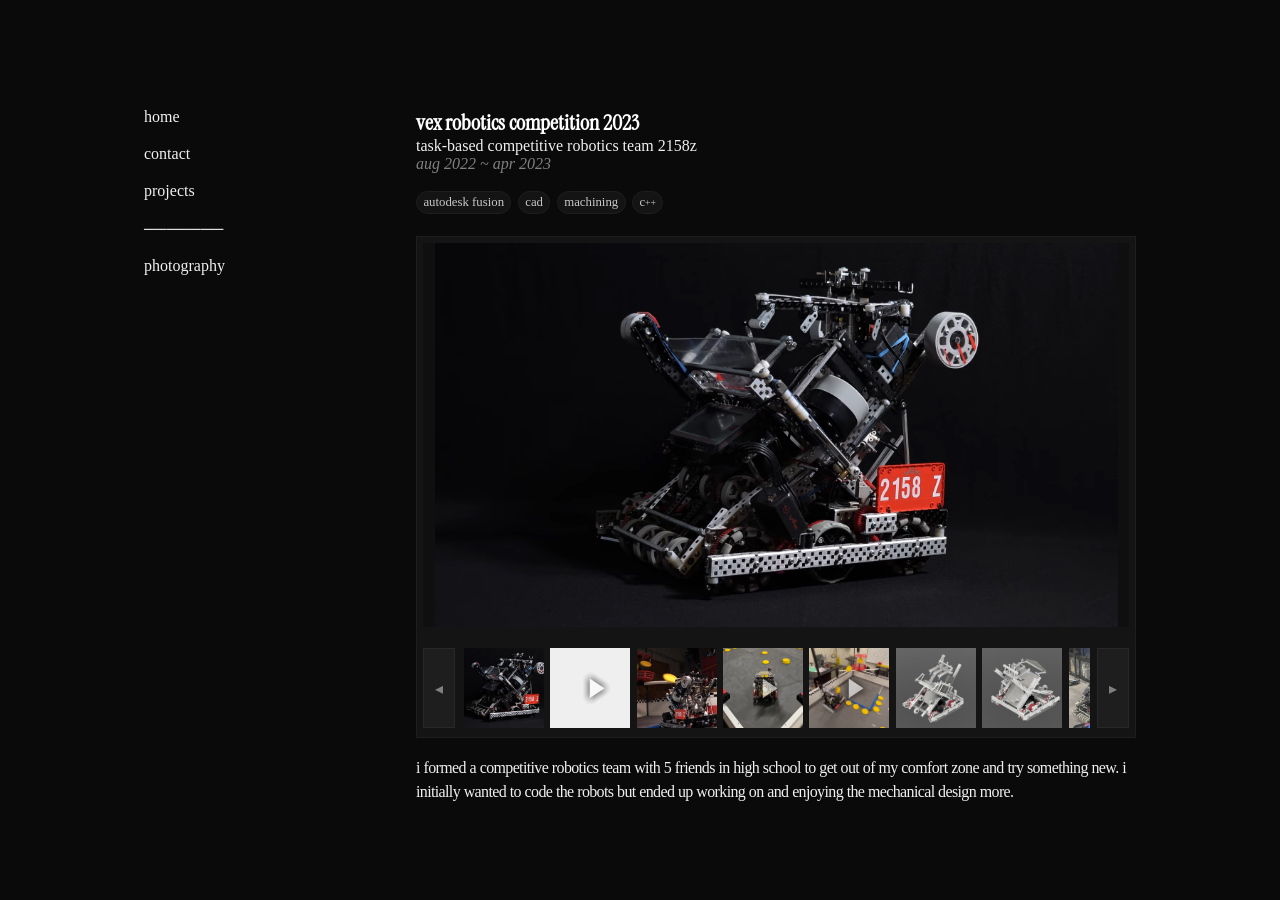
<file: projects/vex-2023.html>
<!DOCTYPE html>
<html lang="en" class="scrollbar">

<head>
    <meta charset="UTF-8">
    <meta name="viewport" content="width=device-width, initial-scale=1.0">
    <title>Masaki Maruo</title>

    <link rel="stylesheet" href="/styles.css">
    
    
    <link rel="preconnect" href="https://fonts.googleapis.com">
    <link rel="preconnect" href="https://fonts.gstatic.com" crossorigin>
    <link href="https://fonts.googleapis.com/css2?family=Instrument+Serif:ital@0;1&family=Old+Standard+TT:ital,wght@0,400;0,700;1,400&display=swap" rel="stylesheet">

    <link rel="icon" type="image/png" href="/assets/favicon.png">
</head>

<body>
    <div class="main-container">
        
        <div class="navbar">
            <ul>
                <li><a href="/index.html#home">home</a></li>
                <li><a href="/index.html#contact">contact</a></li>
                <li><a href="/index.html#projects">projects</a></li>
                
                <li class="navbarBreak"><span>───────</span><span>|</span></li>
                <li><a href="/projects/placeholder.html">photography</a></li>
            </ul>
        </div>

        <div class="photo-modal-container">
            <div class="photo-modal-item"></div>
            <button class="photo-modal-x"><p>x</p></button>
        </div>
        
        <div class="main scrollbar">
            <div id="home" name="home" class="spacer"></div>
            <noscript>
                For full functionality of this site it is necessary to enable JavaScript.
                Here are the <a href="https://www.enablejavascript.io/" target="_blank">
                instructions how to enable JavaScript in your web browser</a>.
                <br><br><br>
            </noscript>
            
            <h1>vex robotics competition 2023</h1>
            <p>task-based competitive robotics team 2158z</p>
            <p class="text-date">aug 2022 ~ apr 2023</p>
            <br>    
            <ul class="skills-tools">
                <li>autodesk fusion</li>
                <li>cad</li>
                <li>machining</li>
                <li>c<span style="font-size: 0.6rem">++</span></li>
            </ul>
            <br>
            <!-- <ul>

            </ul>
            <br> -->

            <div class="gallery-container">
                <button class="gallery-main"></button>
                <video class="gallery-main" controls loop></video>
                <iframe class="gallery-main" allowfullscreen frameborder="0" preload="metadata" style="width: 100%; height: 100%;"></iframe>
                <div class="gallery-thumbs-container">
                    <button class="gallery-button gallery-left"><span>◂</span></button>
                    <div class="gallery-thumbs scrollbar">                    
                        <button data-type="img" style="background-image: url(/assets/projects/vex-2023/thumbnail.jpg)"></button>
                        <button data-type="yt" data-src="0m5Av8Da2x4" style="background-image: url(https://i.ytimg.com/vi_webp/0m5Av8Da2x4/maxresdefault.webp)"><div class="gallery-overlay-vid"></div></button>
                        <button data-type="img" style="background-image: url(/assets/projects/vex-2023/reveal.jpg)"></button>
                        <button data-type="vid" data-src="/assets/projects/vex-2023/expansion.mov" style="background-image: url(/assets/projects/vex-2023/expansion.png)"><div class="gallery-overlay-vid"></div></button>
                        <button data-type="vid" data-src="/assets/projects/vex-2023/skills.mp4" style="background-image: url(/assets/projects/vex-2023/skills.png)"><div class="gallery-overlay-vid"></div></button>
                        <button data-type="img" style="background-image: url(/assets/projects/vex-2023/worlds1.png)"></button>
                        <button data-type="img" style="background-image: url(/assets/projects/vex-2023/worlds2.png)"></button>
                        <button data-type="img" style="background-image: url(/assets/projects/vex-2023/vegas3.jpg)"></button>
                        <button data-type="img" style="background-image: url(/assets/projects/vex-2023/vegas1.png)"></button>
                        <button data-type="img" style="background-image: url(/assets/projects/vex-2023/vegas2.png)"></button>
                        <button data-type="img" style="background-image: url(/assets/projects/vex-2023/vegas4.jpg)"></button>
                    </div>
                    <button class="gallery-button gallery-right"><span>▸</span></button>
                </div>
            </div>
            <br>

            <div class="main-content">
                <p>
                    i formed a competitive robotics team with 5 friends in high school to get out of my comfort zone and try something new. i initially wanted to code the robots but ended up working on and enjoying the mechanical design more.
                </p>
                <br>

                <p>
                    i designed subassemblies in autodesk fusion such as the drivetrain, disc shooter, pneumatic angle changer, and string deployer. these assemblies were mainly composed of commercial off-the-shelf hardware and aluminum channel, electronics from the vex v5 system, and some custom machined polycarbonate sheet parts for more complex geometry.      
                </p>
                <br>

                <p>
                    we designed the first iteration for the las vegas signature event and the texas regional competition, and the second iteration for the world championship. we qualified for the world championship by earning the regional championship excellence award, the highest award at the competition.
                </p>
                <br>

                <p>
                    the countless hours i spent with my team working on these robots strengthened my technical skills such as cad and manufacturing, as well as my interpersonal skills such as my ability to work and communicate in a team and quickly adapt when things didn't go our way.
                </p>
                <br>

                <p>
                    i also realized my love for mechanical engineering through this experience which eventually led me to pursuing it further in university.
                </p>

            </div>


            <div class="spacer"></div>
            <footer>designed by masaki maruo · 2026</footer>
        </div>
        
    </div>
</body>
<script src="/scripts.js" defer></script>
</html>
</file>
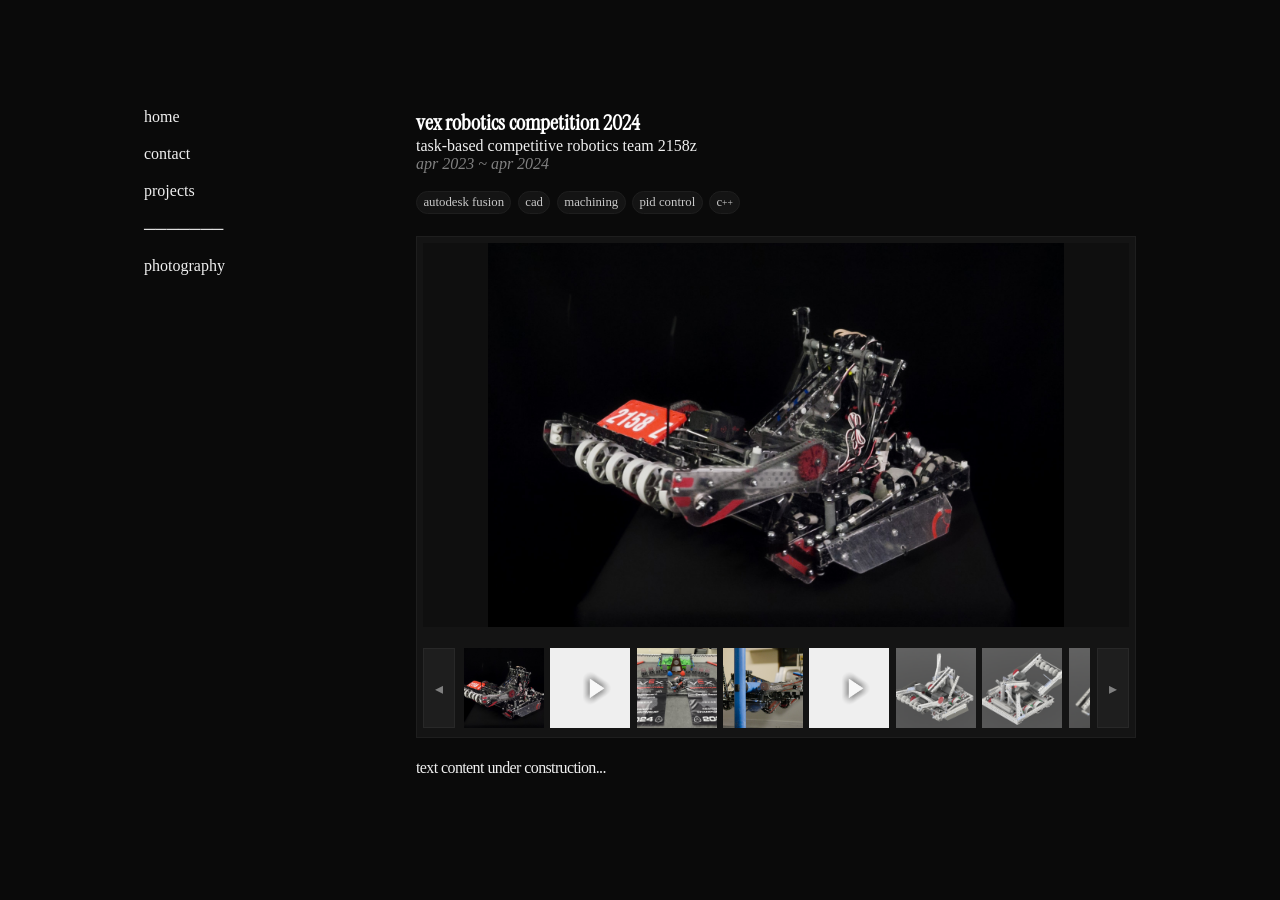
<file: projects/vex-2024.html>
<!DOCTYPE html>
<html lang="en" class="scrollbar">

<head>
    <meta charset="UTF-8">
    <meta name="viewport" content="width=device-width, initial-scale=1.0">
    <title>Masaki Maruo</title>

    <link rel="stylesheet" href="/styles.css">
    
    
    <link rel="preconnect" href="https://fonts.googleapis.com">
    <link rel="preconnect" href="https://fonts.gstatic.com" crossorigin>
    <link href="https://fonts.googleapis.com/css2?family=Instrument+Serif:ital@0;1&family=Old+Standard+TT:ital,wght@0,400;0,700;1,400&display=swap" rel="stylesheet">

    <link rel="icon" type="image/png" href="/assets/favicon.png">
</head>

<body>
    <div class="main-container">
        
        <div class="navbar">
            <ul>
                <li><a href="/index.html#home">home</a></li>
                <li><a href="/index.html#contact">contact</a></li>
                <li><a href="/index.html#projects">projects</a></li>
                
                <li class="navbarBreak"><span>───────</span><span>|</span></li>
                <li><a href="/projects/placeholder.html">photography</a></li>
            </ul>
        </div>

        <div class="photo-modal-container">
            <div class="photo-modal-item"></div>
            <button class="photo-modal-x"><p>x</p></button>
        </div>
        
        <div class="main scrollbar">
            <div id="home" name="home" class="spacer"></div>
            <noscript>
                For full functionality of this site it is necessary to enable JavaScript.
                Here are the <a href="https://www.enablejavascript.io/" target="_blank">
                instructions how to enable JavaScript in your web browser</a>.
                <br><br><br>
            </noscript>
            
            <h1>vex robotics competition 2024</h1>
            <p>task-based competitive robotics team 2158z</p>
            <p class="text-date">apr 2023 ~ apr 2024</p>
            <br>    
            <ul class="skills-tools">
                <li>autodesk fusion</li>
                <li>cad</li>
                <li>machining</li>
                <li>pid control</li>
                <li>c<span style="font-size: 0.6rem">++</span></li>
            </ul>
            <br>
            <!-- <ul>
                <li>led mechanical design and project management for team of 6, competing at regional, state, and international levels and qualifying for the 2024 world championship</li>
                <li>designed robot mechanisms in autodesk fusion; fabricated with aluminum channel and custom machined polycarbonate parts</li>
                <li>programmed pid controller for drivetrain in c<span style="font-size: 0.8rem">++</span> for optimized and precise robot movement, ranking 2nd regionally for autonomous score</li>
                <li>documented and presented engineering design process with detailed decision matrices, subsystem designs and testing results, earning 5 judged interview awards</li>
                <li>founded online community for robotics students in the region, promoting collaboration to over 170 members</li>
            </ul>
            <br> -->

            <div class="gallery-container">
                <button class="gallery-main"></button>
                <video class="gallery-main" controls loop></video>
                <iframe class="gallery-main" allowfullscreen frameborder="0" preload="metadata" style="width: 100%; height: 100%;"></iframe>
                <div class="gallery-thumbs-container">
                    <button class="gallery-button gallery-left"><span>◂</span></button>
                    <div class="gallery-thumbs scrollbar">                    
                        <button data-type="img" style="background-image: url(/assets/projects/vex-2024/thumbnail.jpg)"></button>
                        <button data-type="yt" data-src="/TtcsmGqScJI" style="background-image: url(https://i.ytimg.com/vi_webp/TtcsmGqScJI/maxresdefault.webp)"><div class="gallery-overlay-vid"></div></button>
                        <button data-type="img" style="background-image: url(/assets/projects/vex-2024/awards.jpg)"></button>
                        <button data-type="img" style="background-image: url(/assets/projects/vex-2024/hang.jpg)"></button>
                        <button data-type="yt" data-src="/XE56anV72oU" style="background-image: url(https://i.ytimg.com/vi_webp/XE56anV72oU/maxresdefault.webp)"><div class="gallery-overlay-vid"></div></button>
                        <button data-type="img" style="background-image: url(/assets/projects/vex-2024/worlds1.png)"></button>
                        <button data-type="img" style="background-image: url(/assets/projects/vex-2024/worlds2.png)"></button>
                        <button data-type="img" style="background-image: url(/assets/projects/vex-2024/worldshang1.png)"></button>
                        <button data-type="img" style="background-image: url(/assets/projects/vex-2024/worldshang2.jpg)"></button>
                        <button data-type="img" style="background-image: url(/assets/projects/vex-2024/regionbot1.jpg)"></button>
                        <button data-type="img" style="background-image: url(/assets/projects/vex-2024/region1.png)"></button>
                        <button data-type="img" style="background-image: url(/assets/projects/vex-2024/region2.png)"></button>
                        <button data-type="img" style="background-image: url(/assets/projects/vex-2024/regionintake1.png)"></button>
                        <button data-type="img" style="background-image: url(/assets/projects/vex-2024/regionkicker1.png)"></button>

                    </div>
                    <button class="gallery-button gallery-right"><span>▸</span></button>
                </div>
            </div>
            <br>

            <div class="main-content">
                <p>
                    text content under construction...
                </p>
                <br>
            </div>
            
            <div class="spacer"></div>
            <footer>designed by masaki maruo · 2026</footer>
        </div>
        
    </div>
</body>
<script src="/scripts.js" defer></script>
</html>
</file>
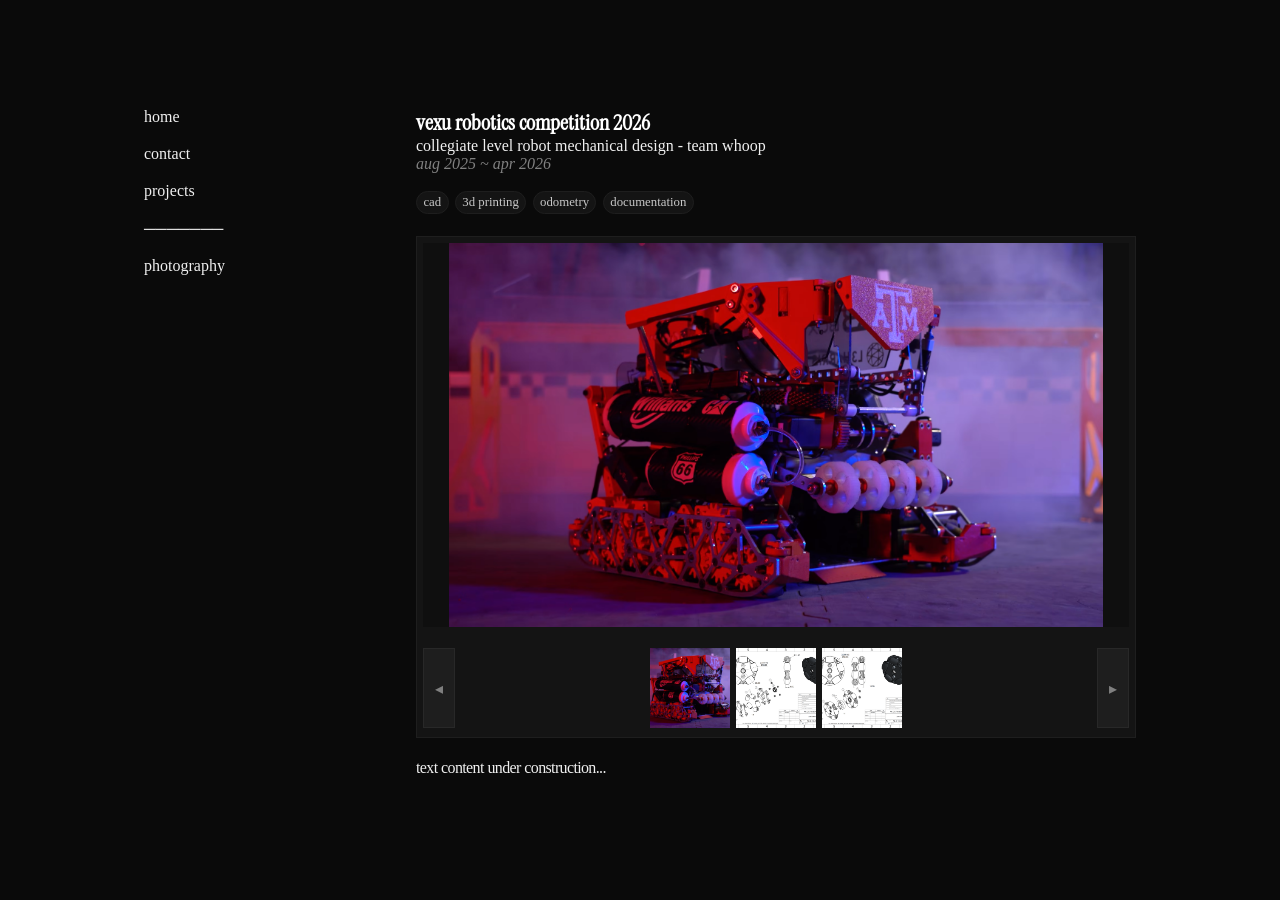
<file: projects/vexu.html>
<!DOCTYPE html>
<html lang="en" class="scrollbar">

<head>
    <meta charset="UTF-8">
    <meta name="viewport" content="width=device-width, initial-scale=1.0">
    <title>Masaki Maruo</title>

    <link rel="stylesheet" href="/styles.css">
    
    
    <link rel="preconnect" href="https://fonts.googleapis.com">
    <link rel="preconnect" href="https://fonts.gstatic.com" crossorigin>
    <link href="https://fonts.googleapis.com/css2?family=Instrument+Serif:ital@0;1&family=Old+Standard+TT:ital,wght@0,400;0,700;1,400&display=swap" rel="stylesheet">

    <link rel="icon" type="image/png" href="/assets/favicon.png">
</head>

<body>
    <div class="main-container">
        
        <div class="navbar">
            <ul>
                <li><a href="/index.html#home">home</a></li>
                <li><a href="/index.html#contact">contact</a></li>
                <li><a href="/index.html#projects">projects</a></li>
                
                <li class="navbarBreak"><span>───────</span><span>|</span></li>
                <li><a href="/projects/placeholder.html">photography</a></li>
            </ul>
        </div>

        <div class="photo-modal-container">
            <div class="photo-modal-item"></div>
            <button class="photo-modal-x"><p>x</p></button>
        </div>
        
        <div class="main scrollbar">
            <div id="home" name="home" class="spacer"></div>
            <noscript>
                For full functionality of this site it is necessary to enable JavaScript.
                Here are the <a href="https://www.enablejavascript.io/" target="_blank">
                instructions how to enable JavaScript in your web browser</a>.
                <br><br><br>
            </noscript>
            
            <h1>vexu robotics competition 2026</h1>
            <p>collegiate level robot mechanical design - team whoop</p>
            <p class="text-date">aug 2025 ~ apr 2026</p>
            <br>    
            <ul class="skills-tools">
                <li>cad</li>
                <li>3d printing</li>
                <li>odometry</li>
                <li>documentation</li>
            </ul>
            <br>
            <!-- <ul>
                <li>led mechanical design for odometry subsystem; contributed to winning design award at 2026 vexu world championship</li>
                <li>developed custom omni-directional wheels and compact encoder pods in onshape, achieving a reduction of 77% in volume and 43% in weight from preexisting system</li>
                <li>applied tolerance and dfa principles to improve fabrication process and reliability; deployed with no mechanical failures across 34 competition matches</li>
                <li>maintained engineering documentation across 3 subsystems with 15 collaborators</li>
            </ul>
            <br> -->

            <div class="gallery-container">
                <button class="gallery-main"></button>
                <video class="gallery-main" controls loop></video>
                <iframe class="gallery-main" allowfullscreen frameborder="0" preload="metadata" style="width: 100%; height: 100%;"></iframe>
                <div class="gallery-thumbs-container">
                    <button class="gallery-button gallery-left"><span>◂</span></button>
                    <div class="gallery-thumbs scrollbar">
                        <button data-type="img" style="background-image: url(/assets/projects/vexu/thumbnail.png)"></button>
                        <!-- <button data-type="yt" data-src="/H5WowBYRxAc" style="background-image: url(https://i.ytimg.com/vi_webp/H5WowBYRxAc/maxresdefault.webp)"><div class="gallery-overlay-vid"></div></button> -->
                        <!-- <button data-type="yt" data-src="/52zQbFKe9C0" style="background-image: url(https://i.ytimg.com/vi_webp/52zQbFKe9C0/maxresdefault.webp)"><div class="gallery-overlay-vid"></div></button> -->
                        <button data-type="img" style="background-image: url(/assets/projects/vexu/pb-odom-asm-001.png)"></button>
                        <button data-type="img" style="background-image: url(/assets/projects/vexu/pb-odom-asm-002.png)"></button>
                        <!-- <button data-type="vid" data-src="/assets/projects/vexu/IMG_6290.MOV"></div> -->
                    </div>
                    <button class="gallery-button gallery-right"><span>▸</span></button>
                </div>
            </div>
            <br>

            <div class="main-content">

                <p>
                    text content under construction...
                </p>
                <br>
            </div>
            
            <div class="spacer"></div>
            <footer>designed by masaki maruo · 2026</footer>
        </div>
        
    </div>
</body>
<script src="/scripts.js" defer></script>
</html>
</file>
<file: styles.css>
:root {
    --color-background: rgb(10,10,10);
    --color-background-light: rgb(15,15,15);
    --color-tile: rgb(20,20,20);    
    --color-tile-light: rgb(30,30,30);
    --color-tile-dark: rgb(15,15,15);

    --color-text: rgb(240,240,240);
    --color-text-darker: rgb(200,200,200);
    --color-text-dark: rgb(128, 128, 128);
}

body, html {
    background-color: var(--color-background);
    margin: 0;
    padding: 0;

    font-size: 1rem;
    font-family: "Old Standard TT", serif;
    /* font-weight: 400; */
    font-style: normal;
    
    color: var(--color-text);

    /* scroll-behavior: smooth; */
    -webkit-text-size-adjust: 100%;
}

h1, h2, h3, h4, h5, h6 {
    font-family: "Instrument Serif", serif;
    color: rgb(255, 255, 255);
    margin: 0;
}

h1 {
    font-size: 1.4rem;
}

p, ul, li {
    
    margin: 0;
    padding: 0;
}

p.commentary {
    color: var(--color-text-darker);
}

ul {
    list-style: "- ";
    /* list-style-position: outside; */
    margin-left: 1rem;

}

li {
    margin-bottom: 0.2rem;
}

a {
    color: inherit;
    text-decoration-color: var(--color-text-darker);
}

button {
    border: 0 solid black;
    font: inherit;
    color: inherit;
}

button:focus, div:focus, a:focus {
    outline: 2px solid rgba(256,256,256,0.8);
}

button:focus:not(:focus-visible), div:focus:not(:focus-visible), a:focus:not(:focus-visible) {
    outline: none;
}

footer {
    padding-bottom: 1rem;
    color: var(--color-text-dark);
}

.scrollbar {
    scrollbar-color: rgba(128,128,128,0.75) transparent;
    scrollbar-width: thin;
    
}

.no-wrap {
    white-space: nowrap;
}

.main-container {
    display: flex;
    flex-direction: column;
}

.main {
    padding: 0px 1rem;
    /* scrollbar-width: thin; */
}

.main-content {
    /* font-size: 0.875rem; */
    line-height: 1.5;
    letter-spacing: -0.04rem;
    word-spacing: 0.02rem;
}

.navbar {
    background: linear-gradient(var(--color-background) 25%, rgba(0,0,0,0));
    backdrop-filter: blur(5px);
    position: fixed;
    width: 100%;
    top: 0;
    z-index: 99;
    padding: 1rem 1rem 0.4rem 1rem;
    box-sizing: border-box;
}

.navbar > ul {
    margin: 0;
    display: flex;
    flex-direction: row;
    flex-wrap: wrap;
    list-style: none;
    gap: 1rem;
}

.navbar > ul > li {
    user-select: none;
}

li > a, .project-board > a {
    text-decoration: none;
}

.navbarBreak > span:nth-child(1) {
    display: none;
}

.photo-modal-container {
    display: none;
}

.inline-icon {
    height: 1rem;
    vertical-align: -0.2rem;
    border-radius: 0.2rem;
}

.project-board {
    display: grid;
    grid-template-columns: 1fr;
    gap: 0.6rem;
    user-select: none;
}

.project-tile {
    display: flex;
    box-sizing: content-box;
    flex-direction: row;
    gap: 0.4rem;
    background-color: var(--color-tile);
    
    border-color: var(--color-tile-light);
    border-style: solid;
    border-width: 1px;

    height: 6rem;
    padding: 0.4rem;

    transition: background-color 250ms;
}

.project-tile-icon {
    height: 100%;
    aspect-ratio: 1;
    background-size: cover;
    background-position: 50% 50%;
    background-repeat: no-repeat;
}

.project-tile-text {
    flex: 1;
    display: flex;
    flex-direction: column;
}

.project-tile-text>:nth-child(1) {
    overflow: hidden;
    display: -webkit-box;
    -webkit-box-orient: vertical;
    -webkit-line-clamp: 3;
            line-clamp: 3;
}

.project-tile-text>:nth-child(2) {
    color: var(--color-text-dark);
    font-style: italic;

    overflow: hidden;
    display: -webkit-box;
    -webkit-box-orient: vertical;
    -webkit-line-clamp: 1;
            line-clamp: 1;
}

.text-date {
    color: var(--color-text-dark);
    font-style: italic;
}

.skills-tools {
    margin: 0;
    display: flex;
    flex-direction: row;
    flex-wrap: wrap;
    gap: 0.4rem;
}

.skills-tools > li {
    font-size: 0.8rem;
    color: var(--color-text-darker);
    list-style: none;
    background-color: var(--color-tile);
    padding: 0.2rem 0.4rem;
    border-radius: 0.8rem;
    border-style: solid;
    border-width: 1px;
    border-color: var(--color-tile-light);
    white-space: nowrap;
}

/* project gallery */
.gallery-container {
    box-sizing: border-box;
    width: 100%;
    /* height: max(10rem); */
    padding: 0.4rem;
    background-color: var(--color-tile);
    
    border-style: solid;
    border-width: 1px;
    border-color: var(--color-tile-light);
}

.gallery-main {

    /* box-sizing: content-box; */
    background-color: var(--color-tile-dark);
    
    /* width: 100%;
    height: max(30rem); */

    width: 100%;
    max-height: 24rem;
    /* height: clamp(1rem, 1rem, 40rem); */
    /* height: max(80%); */
    aspect-ratio: 1;
    
    /* height: clamp(1px, 10rem, 30rem); */

    /* width: clamp(100%, 100%, 40vh); */
    /* height: clamp(100px, 50vh, 1000px); */

    /* aspect-ratio: 1; */
    /* width: max(480px); */
    /* aspect-ratio: clamp(1, 2, 2); */
    /* height: clamp(20vh, 20vh, 40vh); */
    /* aspect-ratio: clamp(0.75, 1, 100); */
    
    
    margin-bottom: 1.2rem;

    background-size: contain;
    background-repeat: no-repeat;
    background-position: 50% 50%;

    display: flex;
    align-items: flex-end;
}

.gallery-caption {
    background-color: rgba(25, 25, 25, 0.8);
    padding: 0.1rem;
}

.gallery-thumbs-container {
    display: flex;
    flex-direction: row;
}

.gallery-button {
    display: flex;
    flex: 0 0 2rem;
    margin: 2px 0;

    background-color: rgb(30,30,30);
    border: 1px solid rgb(40,40,40);

    justify-content: center; 
    align-items: center;

    transition: background-color 250ms;
}

.gallery-left {
    margin-right: 0.4rem;
}

.gallery-right {
    margin-left: 0.4rem;
}

.gallery-button > span {
    user-select: none;
    color: var(--color-text-dark)
}

.gallery-thumbs {
    /* width: max-content; */
    max-width: 100%;
    display: flex;
    overflow: auto hidden;
    gap: 0.4rem;
    margin: 0 auto;
    padding: 2px;
    /* padding: 2px 0; */
    scroll-behavior: smooth;
    
}

.gallery-thumbs > button {
    /* padding: 5px; */
    aspect-ratio: 1;
    height: 5rem;
    /* background-color: white; */
    background-size: cover;
    background-position: 50% 50%;
    background-repeat: no-repeat;
    /* background-origin: content-box; */
}

.gallery-overlay-vid {
    height: 100%;
    width: 100%;
    background-repeat: no-repeat;
    background-size: cover;
    background-image: url(/assets/gallery-overlay-vid.png);
    pointer-events: none;
}

.contact {
    display: flex;
    flex-direction: row;
    flex-wrap: wrap;
    list-style: none;
    gap: 1rem;
    margin: 0;
}

.contact > li > a {
    text-decoration: underline;
}

.contact > li > span:nth-child(2) {
    display: none;
}

.spacer {
    margin-bottom: 4rem;
}

.spacer:first-of-type {
    margin-bottom: 6.4rem;
}

.spacer:last-of-type {
   margin-bottom: 10rem;
}

noscript {
    font-style: italic;
    color: var(--color-text-dark);
}

/* tablet */
@media (min-width: 768px) {
    .main-container {
        max-width: 80vw;
        margin: auto;
    }

    .project-board {
        grid-template-columns: 1fr 1fr;
    }
}

/* desktop */
@media (min-width: 1024px) {
    footer {
        text-align: right;
    }

    .main-container {
        flex-direction: row;
        max-width: 1024px;
        margin: 12vh auto 8vh auto;
        height: 80vh;
    }

    .navbar {
        background: rgba(0,0,0,0);
        backdrop-filter: none;
        flex: 1;
        padding: 0 1rem;
        position: static;
    }

    .main {
        flex: 3;
        margin-top: 0;
        overflow-y: auto;
    }

    .navbar > ul {
        flex-direction: column;
    }

    .navbar > ul > li > a:hover {
        text-decoration: underline;
    }

    .navbarBreak > span:nth-child(1) {
        display: initial;
        vertical-align: top;
    }   

    .navbarBreak > span:nth-child(2) {
        display: none;
    }   

    .project-tile:hover {
        background-color: var(--color-tile-light);
    }

    .gallery-thumbs > div {
        height: 4rem;
        /* height: unset; */
        /* width: 100%; */
    }

    div.gallery-main {
        cursor: pointer;
    }

    .gallery-button:hover {
        background-color: rgb(40,40,40);
    }

    .photo-modal-container {
        position: fixed;
        z-index: 100;
        top: 0px;
        left: 0px;
        width: 100%;
        height: 100%;
        box-sizing: border-box;
        padding-top: 5%;
        background-color: rgba(0, 0, 0, 0.6);
        backdrop-filter: blur(5px);
    }

    .photo-modal-item {
        height: 90%;
        margin: auto;
        background-size: contain;
        background-repeat: no-repeat;
        background-position: center;
    }

    .photo-modal-x {
        font-family: "Old Standard TT", serif;
        border: 1px solid white;
        color: white;
        background-color: rgba(0,0,0,0);
        height: 4%;
        aspect-ratio: 1;
        position: fixed;
        top: 5%;
        right: 5%;
        user-select: none;

        transition: background-color 250ms;
    }

    .photo-modal-x:hover {
        background-color: var(--color-tile-light);
    }

    .spacer {
        margin-top: 3rem;
        margin-bottom: 0;
    }

    .spacer:first-of-type {
        margin: 0 0 0 0;
    }

    .spacer:last-of-type {
        margin-top: 10rem;
        margin-bottom: 0;
    }
}
</file>
